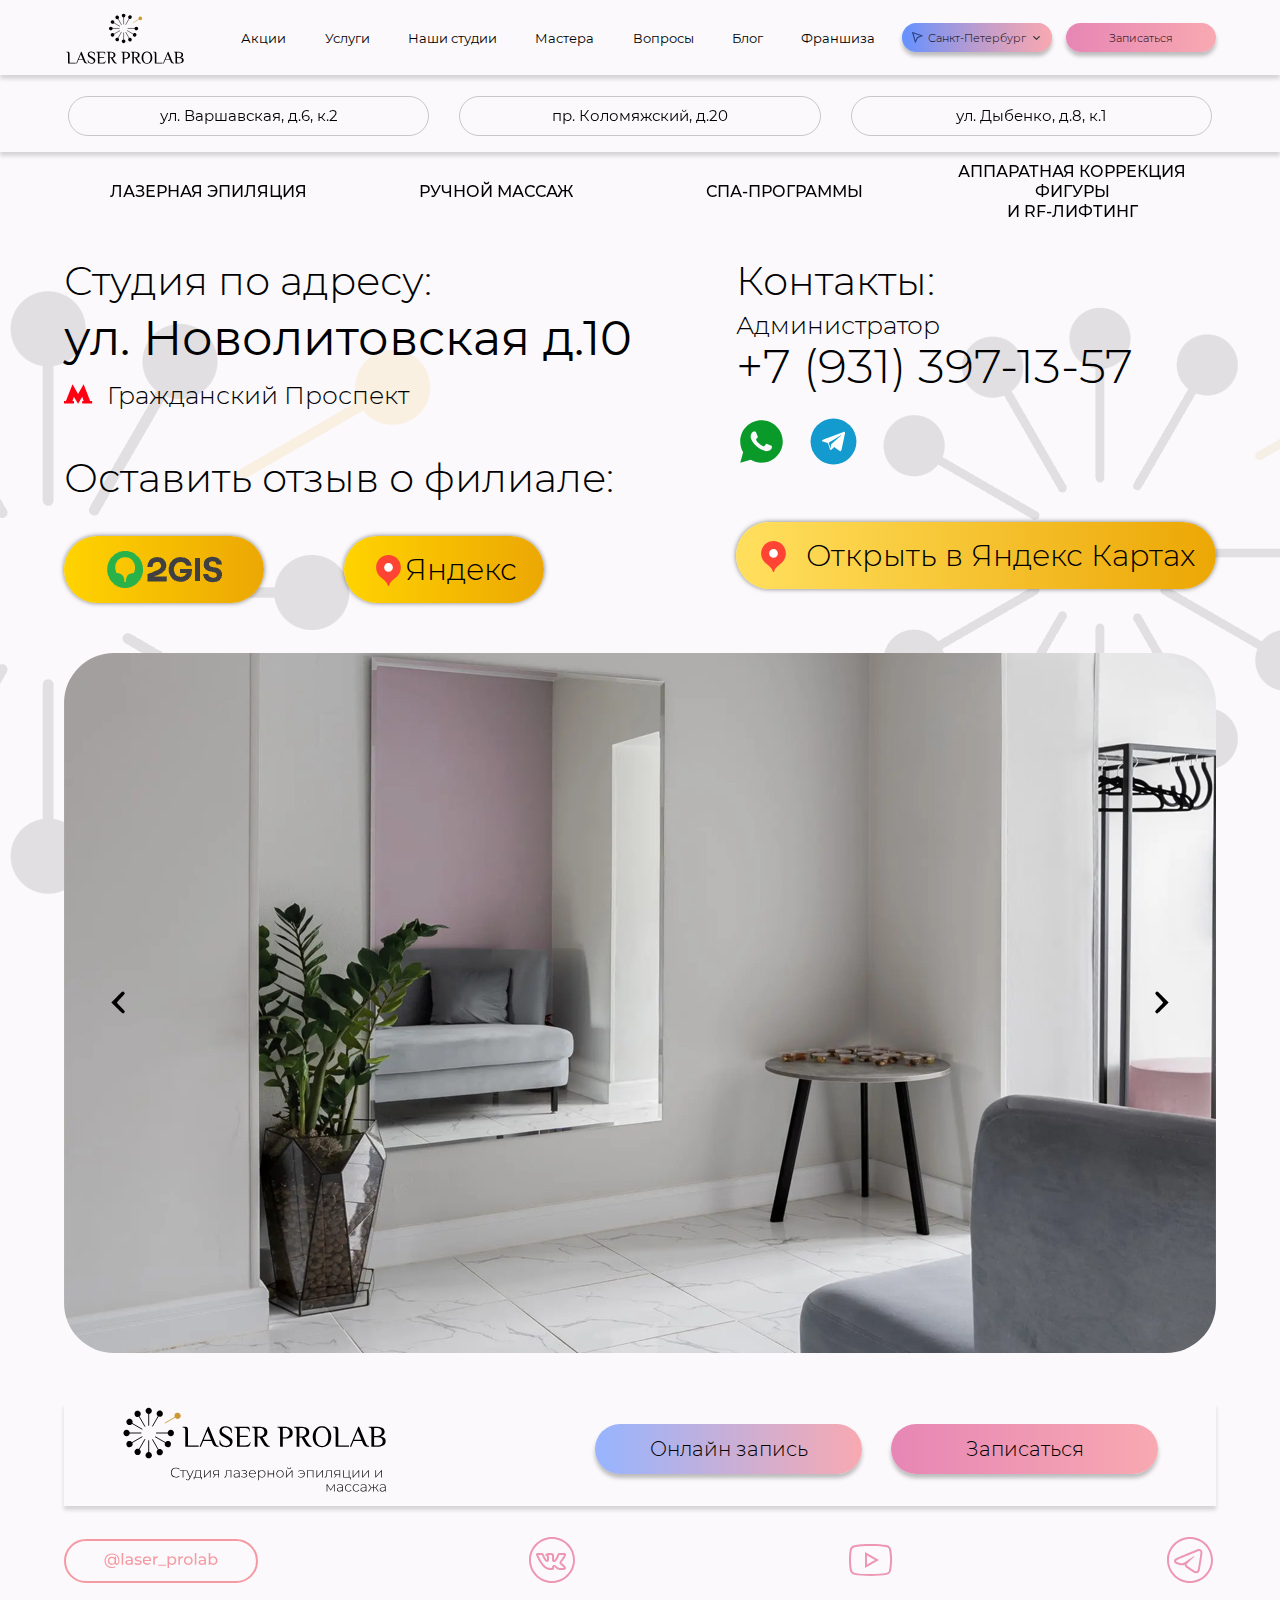
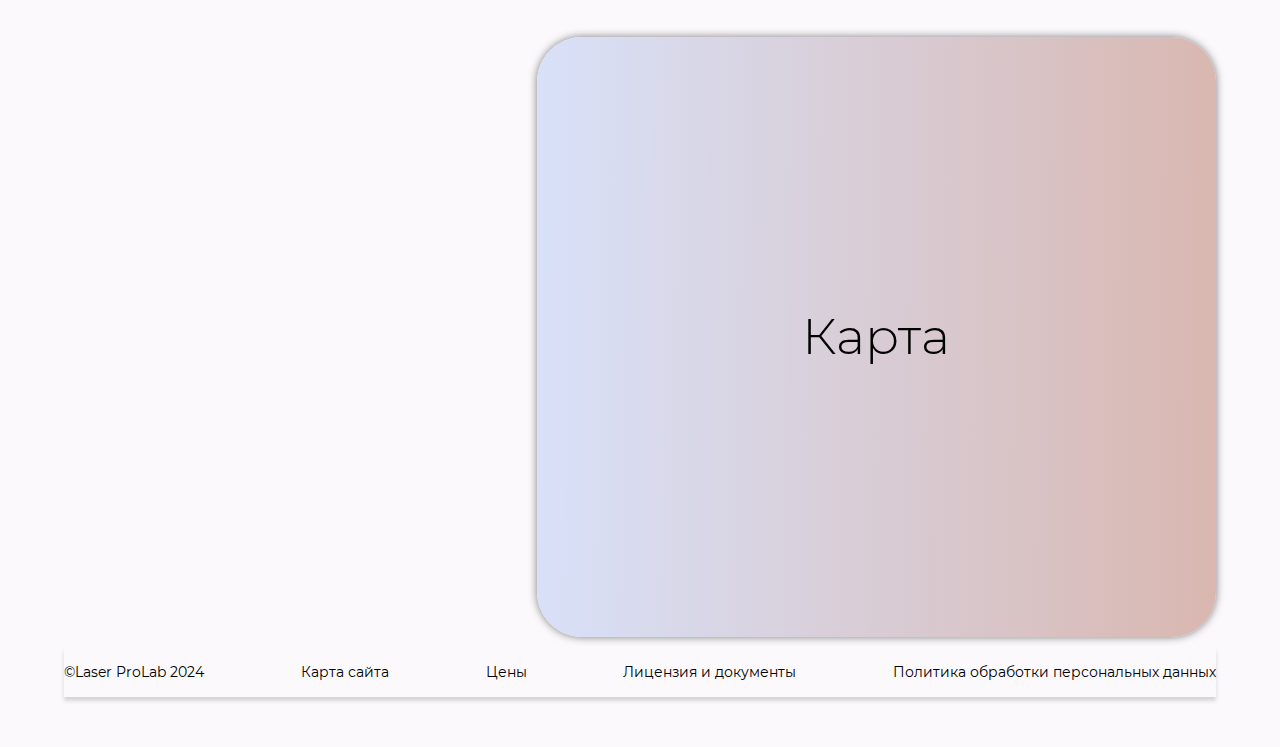
<file: cardpage.html>
<!DOCTYPE html>
<html lang="en">
<head>
    <meta charset="UTF-8">
    <meta name="viewport" content="width=device-width, initial-scale=1.0">
    <link rel="apple-touch-icon" sizes="180x180" href="./image/favicon.ico">
	<link rel="icon" type="image/png" sizes="32x32" href="./image/favicon-32x32.png">
	<link rel="icon" type="image/png" sizes="16x16" href="./image/favicon-16x16.png">
    <link rel="stylesheet" href="https://cdn.jsdelivr.net/npm/swiper@11/swiper-bundle.min.css"/>
    <link rel="stylesheet" href="./scss/style.css">
    <script src="https://cdn.jsdelivr.net/npm/swiper@11/swiper-bundle.min.js" defer></script>
    <script type="module" src="./src/modules/adressSlider.js" defer></script>
    <script type="module" src="./src/modules/servicesNameTabsSlider.js" defer></script>
    <script type="module" src="./src/modules/openHeaderModal.js" defer></script>
    <script type="module" src="./src/modules/placeImagesChangeContainer.js" defer></script>
    <script type="module" src="./src/modules/placeSlider.js" defer></script>
    <script type="module" src="./src/modules/openCallbackModal.js" defer></script>
    <script type="module" src="./src/modules/callbackModalInputs.js" defer></script>
    <title>LASER PROLAB</title>
</head>
<body>
    <header class="header" id="header">
        <div class="container">
            <div class="header__wrap">
                <a href="/" class="header__logo">
                    <img src="./icons/Logo_header.svg" alt="Логотип компании" class="header__logo_img">
                </a>
                <div class="header__content">
                    <nav class="header__nav">
                        <ul class="header__nav__menu">
                            <li class="header__nav__menu_item ">
                                <a href="#" class="header__nav__menu_link">Акции</a>
                            </li>
                            <li class="header__nav__menu_item">
                                <a href="#" class="header__nav__menu_link">Услуги</a>
                            </li>
                            <li class="header__nav__menu_item">
                                <a href="#" class="header__nav__menu_link">Наши студии</a>
                            </li>
                            <li class="header__nav__menu_item">
                                <a href="#" class="header__nav__menu_link">Мастера</a>
                            </li>
                            <li class="header__nav__menu_item">
                                <a href="#" class="header__nav__menu_link">Вопросы</a>
                            </li>
                            <li class="header__nav__menu_item">
                                <a href="#" class="header__nav__menu_link">Блог</a>
                            </li>
                            <li class="header__nav__menu_item">
                                <a href="#" class="header__nav__menu_link">Франшиза</a>
                            </li>
                        </ul>
                    </nav>
                    <div class="header__contact">
                        <div class="header__contact__location">
                            <select name="location" id="location" class="header__contact__location_select">
                                <option value="Санкт-Петербург">Санкт-Петербург</option>
                                <option value="Москва">Москва</option>  
                                <option value="Челябинск">Челябинск</option>
                            </select>
                        </div>
                        <button class="header__contact__record btn-record">Записаться</button>
                    </div>
                </div>
            </div>
            <div class="header__burger ">
                <span></span>
                <span></span>
                <span></span>
            </div>
        </div>   
    </header>

    
    <section class="adress">
        <div class="container adress__container">
            <div class="adress__slider">
                <div class="adress__slider_wrapper swiper-wrapper">
                    <div class="adress__slider_item swiper-slide"><a href="cardpage.html" class="adress__slider_link">ул. Варшавская, д.6, к.2</a></div>
                    <div class="adress__slider_item swiper-slide"><a href="cardpage.html" class="adress__slider_link">пр. Коломяжский, д.20</a></div>
                    <div class="adress__slider_item swiper-slide"><a href="cardpage.html" class="adress__slider_link">ул. Дыбенко, д.8, к.1</a></div>
                    <div class="adress__slider_item swiper-slide"><a href="cardpage.html" class="adress__slider_link">ул. Катерников, д.3</a></div>
                    <div class="adress__slider_item swiper-slide"><a href="cardpage.html" class="adress__slider_link">пр. Просвещения, д.99</a></div>
                    <div class="adress__slider_item swiper-slide"><a href="cardpage.html" class="adress__slider_link">ул. Новолитовская, д.10</a></div>
                    <div class="adress__slider_item swiper-slide"><a href="cardpage.html" class="adress__slider_link">ул. Плесецкая, д.21</a></div>
                    <div class="adress__slider_item swiper-slide"><a href="cardpage.html" class="adress__slider_link">ул. Михаила Дудина, д.25, к.1</a></div>
                </div>
            </div>
        </div>
    </section>

    <section class="services">
        <div class="container services_wrap">
            <div class="services__nav__btn"><img class="services__nav__btn_prev" src="./icons/arrow_down1.svg" alt="Стрелка влево"></div>
                <nav class="services__nav">
                    <ul class="services__nav__menu swiper-wrapper">
                        <li class="services__nav__menu_item swiper-slide">
                            <a href="" class="services__nav__menu_link">ЛАЗЕРНАЯ ЭПИЛЯЦИЯ</a>
                        </li>
                        <li class="services__nav__menu_item swiper-slide">
                            <a href="" class="services__nav__menu_link">РУЧНОЙ МАССАЖ</a>
                        </li>
                        <li class="services__nav__menu_item swiper-slide">
                            <a href="" class="services__nav__menu_link">СПА-ПРОГРАММЫ</a>
                        </li>
                        <li class="services__nav__menu_item swiper-slide">
                            <a href="" class="services__nav__menu_link">АППАРАТНАЯ КОРРЕКЦИЯ ФИГУРЫ <br/> И RF-ЛИФТИНГ</a>
                        </li>
                        <li class="services__nav__menu_item swiper-slide">
                            <a href="" class="services__nav__menu_link">КОСМЕТОЛОГИЯ</a>
                        </li>
                        
                    </ul>
                </nav>
            <div class="services__nav__btn"><img class="services__nav__btn_next" src="./icons/arrow_down1.svg" alt="Стрелка вправо"></div>
        </div>
    </section>

    <section class="place" id="place">
        <div class="container">
            <div class="place__wrapper">
                <div class="place__content">
                    <div class="place__content__bg_big">
                        <img src="./icons/footer/logo_big.png" alt="фон галлереи">
                    </div>
                    <div class="place__content__bg_small">
                        <img src="./icons/footer/logo_small.png" alt="фон галлереи">
                    </div>
                    <div class="place__content_block1">
                        <div class="place__content__location">
                            <h2 class="place__title">Студия по адресу:</h2>
                            <span class="place__content__location_adress">ул. Новолитовская д.10</span>
                            <div class="place__content__location_metro">
                                <img src="./icons/card/metro.svg" alt="Иконка метро">
                                <span>Гражданский проспект</span>
                            </div>
                        </div>
                        <div class="place__content__reviews">
                            <h2 class="place__title">Оставить отзыв о филиале:</h2>
                            <div class="place__content__reviews__btns">
                                <a href="#" class="place__content__btn place__content__reviews_gis">
                                    <img src="./icons/card/2GIS_logo.png" alt="Логотип 2 гис">
                                </a>
                                <a href="#" class="place__content__btn place__content__reviews_yandex">
                                   <img src="./icons/card/Yandex_Maps.svg" alt="Иконка локации">
                                   <span>Яндекс</span> 
                                </a>
                            </div>
                        </div>
                    </div>
                    <div class="place__content_block2">
                        <div class="place__content__contacts">
                            <h2 class="place__title">Контакты:</h2>
                            <span class="place__content__contacts_text">Администратор</span>
                            <a href="tel:+79313971357" class="place__content__contacts_tel">+7 (931) 397-13-57</a>
                            <div class="place__content__contacts__social">
                                <a href="#" class="place__content__contacts_wattsap ">
                                    <!-- <img src="./icons/card/whatsapp.svg" alt="Логотип ватцапа"> -->
                                    <svg width="51px" height="51px" viewBox="0 0 57 57" fill="none" xmlns="http://www.w3.org/2000/svg" xmlns:xlink="http://www.w3.org/1999/xlink">
                                        <g clip-path="url(#clip293_1573)">
                                            <path class="social-icon-wattsap" id="Vector" d="M4.75 52.25L7.97 40.45C5.85 36.82 4.74 32.69 4.74 28.5C4.74 15.38 15.38 4.75 28.5 4.75C41.61 4.75 52.25 15.38 52.25 28.5C52.25 41.61 41.61 52.25 28.5 52.25C24.3 52.25 20.17 51.14 16.55 49.03L4.75 52.25ZM19.92 17.35C19.62 17.37 19.32 17.45 19.04 17.59C18.78 17.74 18.55 17.92 18.34 18.13C18.06 18.4 17.9 18.63 17.72 18.86C16.85 20 16.37 21.4 16.38 22.84C16.39 24.01 16.69 25.14 17.17 26.2C18.14 28.34 19.74 30.61 21.85 32.71C22.36 33.22 22.85 33.72 23.39 34.2C26.01 36.5 29.13 38.17 32.51 39.06L33.86 39.26C34.3 39.29 34.74 39.25 35.18 39.23C35.87 39.2 36.55 39.01 37.16 38.68C37.55 38.47 37.74 38.37 38.07 38.16C38.07 38.16 38.17 38.09 38.36 37.95C38.68 37.71 38.88 37.54 39.15 37.26C39.34 37.06 39.52 36.82 39.65 36.55C39.83 36.16 40.02 35.42 40.09 34.81C40.15 34.34 40.13 34.08 40.13 33.92C40.12 33.67 39.9 33.4 39.67 33.29L38.29 32.67C38.29 32.67 36.23 31.77 34.96 31.2C34.83 31.14 34.69 31.1 34.54 31.1C34.38 31.08 34.22 31.1 34.06 31.15C33.91 31.2 33.77 31.29 33.65 31.4L33.65 31.39C33.63 31.39 33.48 31.53 31.76 33.61C31.66 33.74 31.52 33.84 31.37 33.9C31.21 33.95 31.04 33.96 30.88 33.92C30.73 33.88 30.58 33.83 30.43 33.76C30.14 33.64 30.03 33.59 29.83 33.5L29.82 33.5C28.46 32.91 27.2 32.1 26.09 31.12C25.79 30.86 25.51 30.58 25.23 30.3C24.3 29.41 23.48 28.4 22.81 27.29L22.67 27.07C22.57 26.91 22.48 26.75 22.42 26.58C22.33 26.23 22.57 25.95 22.57 25.95C22.57 25.95 23.15 25.32 23.41 24.98C23.64 24.69 23.85 24.4 24.04 24.09C24.32 23.64 24.41 23.17 24.26 22.82C23.6 21.19 22.91 19.57 22.2 17.97C22.06 17.65 21.64 17.42 21.27 17.38C21.14 17.36 21.01 17.35 20.88 17.34C20.56 17.32 20.24 17.33 19.92 17.35L19.92 17.35Z" fill="#099A29" fill-opacity="1.000000" fill-rule="nonzero"/>
                                        </g>
                                    </svg>
                                </a>
                                <a href="#" class="place__content__contacts_telegram ">
                                    <svg enable-background="new 0 0 100 100" height="51px" id="Layer_1" version="1.1" viewBox="0 0 100 100" width="51px" xml:space="preserve" xmlns="http://www.w3.org/2000/svg" xmlns:xlink="http://www.w3.org/1999/xlink">
                                        <g><circle class="social-icon-telegram" cx="50" cy="50" fill="#139BD0" r="45"/>
                                            <path  
                                            clip-rule="evenodd" 
                                            d="M51.474,60.754c-1.733,1.688-3.451,3.348-5.153,5.021   
                                            c-0.595,0.586-1.264,0.91-2.118,0.865c-0.583-0.031-0.909-0.287-1.088-0.84c-1.304-4.047-2.627-8.084-3.924-12.135   
                                            c-0.126-0.393-0.312-0.584-0.71-0.707c-3.072-0.938-6.138-1.898-9.199-2.871c-0.471-0.15-0.946-0.346-1.353-0.623   
                                            c-0.629-0.426-0.721-1.121-0.157-1.621c0.521-0.461,1.143-0.863,1.789-1.119c3.755-1.488,7.53-2.928,11.299-4.381   
                                            c9.565-3.693,19.13-7.383,28.696-11.076c1.819-0.703,3.217,0.287,3.028,2.254c-0.121,1.258-0.447,2.496-0.71,3.738   
                                            c-2.077,9.807-4.156,19.615-6.244,29.42c-0.496,2.328-2.131,2.936-4.047,1.523c-3.209-2.365-6.415-4.738-9.622-7.107   
                                            C51.808,60.984,51.649,60.877,51.474,60.754z M44.271,63.732c0.036-0.01,0.072-0.02,0.108-0.029   
                                            c0.02-0.092,0.049-0.182,0.057-0.273c0.206-2.223,0.424-4.445,0.603-6.672c0.04-0.496,0.21-0.848,0.583-1.182   
                                            c2.958-2.645,5.898-5.307,8.844-7.963c3.261-2.941,6.523-5.879,9.772-8.832c0.201-0.182,0.285-0.492,0.423-0.744   
                                            c-0.306-0.033-0.634-0.156-0.912-0.084c-0.379,0.098-0.738,0.318-1.076,0.531c-7.197,4.533-14.388,9.074-21.59,13.598   
                                            c-0.407,0.256-0.483,0.473-0.328,0.92c0.531,1.525,1.014,3.064,1.515,4.6C42.937,59.646,43.604,61.689,44.271,63.732z" 
                                            fill="#FFFFFF" fill-rule="evenodd"/>
                                        </g>
                                    </svg> 
                                    <!-- <img src="./icons/card/telegram.png" alt="Логотип телеграмм"> -->
       
                                </a>
                            </div>
                        </div>
                        <div class="place__content__btn place__content__map">
                            <a href="#" class="place__content__map_link">
                                <img src="./icons/card/Yandex_Maps.svg" alt="Иконка локации">
                                <span>Открыть в Яндекс Картах</span> 
                            </a>
                        </div>

                    </div>
                </div>
                <div class="place__gallery" id="gallery">
                    <div class="place__gallery__container">

                        <div class="place__gallery__slider">
                            <ul  class="place__gallery__slider_wrapper swiper-wrapper">
                                <li class="place__gallery__slider_item swiper-slide">
                                    <img src="./image/studios/1.jpg" alt="Фотография студии" class="place__gallery__slider_img">
                                    
                                </li>
                                <li class="place__gallery__slider_item swiper-slide">
                                    <img src="./image/studios/2.jpg" alt="Фотография студии" class="place__gallery__slider_img">
                                    
                                </li>
                                <li class="place__gallery__slider_item swiper-slide">
                                    <img src="./image/studios/3.jpg" alt="Фотография студии" class="place__gallery__slider_img">
                                    
                                </li>
                                <li class="place__gallery__slider_item swiper-slide">
                                    <img src="./image/studios/4.jpg" alt="Фотография студии" class="place__gallery__slider_img">
                                    
                                </li>
                                <li class="place__gallery__slider_item swiper-slide">
                                    <img src="./image/studios/5.jpg" alt="Фотография студии" class="place__gallery__slider_img">
                                    
                                </li>                   
                            </ul>
                            
                            <div class="place__gallery__slider__btn place__gallery__slider__btn_prev">
                                <svg version="1.0" xmlns="http://www.w3.org/2000/svg"
                                    width="23" height="23" viewBox="0 0 23.000000 37.000000"
                                    preserveAspectRatio="xMidYMid meet">

                                    <g class="slider-icon-prev" transform="translate(0.000000,37.000000) scale(0.100000,-0.100000)"
                                    fill="#000000" stroke="none">
                                    <path d="M92 277 l-92 -92 93 -93 c93 -93 93 -93 112 -72 19 21 18 21 -48 88
                                    -37 37 -67 72 -67 77 0 5 30 40 67 77 67 68 67 68 47 88 -19 20 -20 20 -112
                                    -73z"/>
                                    </g>
                                </svg>
                                <!-- <img src="./icons/card/prev.png" alt="Стрелка влево"> -->
                            </div>
                            <div class="place__gallery__slider__btn place__gallery__slider__btn_next">
                                <svg version="1.0" xmlns="http://www.w3.org/2000/svg"
                                    width="23" height="23" viewBox="0 0 23.000000 37.000000"
                                    preserveAspectRatio="xMidYMid meet">

                                    <g class="slider-icon-next" transform="translate(0.000000,37.000000) scale(0.100000,-0.100000)"
                                    fill="#000000" stroke="none">
                                    <path d="M25 350 c-19 -21 -18 -21 48 -88 37 -37 67 -72 67 -77 0 -5 -30 -40
                                    -67 -77 -67 -68 -67 -68 -47 -88 19 -20 20 -20 112 73 l92 92 -93 93 c-93 93
                                    -93 93 -112 72z"/>
                                    </g>
                                </svg>
                                <!-- <img src="./icons/card/next.png" alt="Стрелка вправо"> -->
                            </div>
                            
                        </div>
                        <!-- <div class="place__gallery__pagination"></div> -->
                    </div>
                </div>
            </div>
        </div>
    </section>

    <footer class="footer">
        <div class="container">

            <div class="footer__header">
                <div class="container footer__header_wrap">
                    <div class="footer__logo">
                        <!-- <img src="./icons/footer/logo_footer.svg" alt="Логотип" class="footer__logo_img"> -->
                    </div>
                    <div class="footer__social__header">
                        <ul class="footer__social__menu">
                            <li class="footer__social__item footer__social__item_laser">
                                <a href="#" class="footer__social__icon_laser">
                                    <!-- <img class="footer-social-laser" src="./icons/footer/@laser_prolab.svg" alt="Иконка соцсети"> -->
                                    <svg width="150" height="15" viewBox="0 0 99.4672 13.2139" fill="none" xmlns="http://www.w3.org/2000/svg" xmlns:xlink="http://www.w3.org/1999/xlink">
                                        <path class="footer-social-laser" id="@laser_prolab" d="M16.4208 0L15.0776 0L15.0776 10.3872L16.4208 10.3872L16.4208 0ZM80.8488 0L79.5056 0L79.5056 10.3872L80.8488 10.3872L80.8488 0ZM97.4221 3.25769Q96.6539 2.89844 95.7176 2.89844Q94.9578 2.89844 94.312 3.16993Q94.2781 3.1842 94.2445 3.19922Q93.9269 3.34181 93.6592 3.54893Q93.3623 3.7787 93.1268 4.08789L93.1268 0L91.7836 0L91.7836 10.3872L93.0721 10.3872L93.0721 9.21143Q93.306 9.5328 93.6043 9.7749Q93.877 9.99627 94.2035 10.1514Q94.2423 10.1695 94.2817 10.1867Q94.9373 10.4727 95.7176 10.4727Q96.6539 10.4727 97.4221 10.1134Q97.5373 10.0595 97.6488 9.99756Q98.0536 9.77089 98.3747 9.45832Q98.7316 9.11104 98.9852 8.65771Q99.0038 8.62459 99.0216 8.59108Q99.4671 7.7534 99.4671 6.67871Q99.4671 5.57407 98.9993 4.72826Q98.9923 4.71566 98.9852 4.70312Q98.7387 4.26599 98.3946 3.92815Q98.0661 3.60559 97.6488 3.37354Q97.5373 3.31157 97.4221 3.25769ZM9.96529 1.26012Q8.4874 0.48877 6.60693 0.48877Q4.72833 0.48877 3.25081 1.25857Q3.20947 1.28011 3.16845 1.30225Q2.29073 1.77501 1.64121 2.46317Q1.17781 2.95411 0.830559 3.55469Q0.709676 3.76462 0.606386 3.98287Q-7.62939e-06 5.26421 -7.62939e-06 6.83252Q-7.62939e-06 8.37163 0.581373 9.64539Q0.692019 9.8878 0.823723 10.1206Q1.19641 10.7767 1.70373 11.303Q2.32233 11.9447 3.14111 12.3936Q3.19514 12.4233 3.24973 12.452Q4.70099 13.2139 6.55224 13.2139Q7.32128 13.2139 8.13134 13.0464Q8.94482 12.8789 9.56005 12.5576L9.25243 11.6621Q8.66454 11.9697 7.95019 12.1235Q7.23583 12.2773 6.55224 12.2773Q4.91161 12.2773 3.65722 11.5835Q2.97853 11.2071 2.46383 10.6727Q2.02981 10.2221 1.71239 9.65918Q1.68222 9.6054 1.65336 9.55091Q1.02197 8.35894 1.02197 6.83252Q1.02197 5.38745 1.60337 4.23593Q1.65867 4.1264 1.71923 4.01953Q2.03203 3.4687 2.45791 3.02685Q2.98601 2.47895 3.68798 2.09863Q4.95605 1.41162 6.60693 1.41162Q8.24413 1.41162 9.5122 2.07129Q10.2987 2.47829 10.8655 3.08908Q11.2127 3.46312 11.4775 3.91357Q11.5383 4.01616 11.5938 4.12151Q12.1782 5.23079 12.1782 6.64795Q12.1782 7.96387 11.833 8.68506Q11.5879 9.2023 11.2021 9.34858Q11.05 9.40625 10.876 9.40625Q10.674 9.40625 10.5133 9.32477Q10.3966 9.26563 10.3018 9.16357Q10.0796 8.91748 10.0796 8.39795L10.0796 3.35986L8.85937 3.35986L8.85937 4.49463Q8.62863 4.18214 8.33416 3.95077Q8.07464 3.74686 7.76562 3.60596Q7.10937 3.30176 6.29931 3.30176Q5.54253 3.30176 4.90171 3.57435Q4.71187 3.6551 4.53222 3.75977Q4.21587 3.9435 3.95536 4.18697Q3.5713 4.5459 3.30859 5.03467Q3.25846 5.12753 3.21404 5.22305Q2.86767 5.96774 2.86767 6.87354Q2.86767 7.83275 3.24591 8.60724Q3.27605 8.66895 3.30859 8.72949Q3.55927 9.19393 3.92042 9.54457Q4.19451 9.81067 4.53222 10.0112Q4.71947 10.1211 4.91778 10.2049Q5.55201 10.4727 6.29931 10.4727Q7.18114 10.4727 7.8579 10.1309Q8.17163 9.97163 8.43009 9.74841Q8.73199 9.48768 8.95849 9.13965Q9.0617 9.66687 9.37437 9.99375Q9.4448 10.0674 9.52587 10.1309Q9.5629 10.1596 9.60156 10.1859Q10.0233 10.4727 10.6401 10.4727Q11.1866 10.4727 11.6208 10.2519Q12.1209 9.99768 12.4722 9.45068Q13.1318 8.42871 13.1318 6.63428Q13.1318 5.15097 12.5598 3.93728Q12.4411 3.68549 12.2978 3.44531Q11.9543 2.86796 11.5004 2.39678Q10.8527 1.72429 9.98046 1.26807Q9.97288 1.26408 9.96529 1.26012ZM24.0421 3.65381Q23.2253 2.89844 21.6838 2.89844Q20.7882 2.89844 19.9884 3.14453Q19.1921 3.38721 18.6178 3.84863L19.1784 4.85693Q19.6125 4.49463 20.2414 4.2793Q20.6687 4.13148 21.1069 4.08355Q21.3172 4.06055 21.5299 4.06055Q22.5109 4.06055 23.0133 4.52197Q23.0952 4.59668 23.1639 4.68204Q23.5192 5.12396 23.5192 5.85156L23.5192 6.11816L21.3898 6.11816Q19.838 6.11816 19.1237 6.71289Q18.8197 6.96594 18.6451 7.28892Q18.4093 7.72501 18.4093 8.28857Q18.4093 8.79781 18.6125 9.20595Q18.7993 9.58127 19.1579 9.87109Q19.9064 10.4727 21.154 10.4727Q22.005 10.4727 22.6271 10.1992Q23.1208 9.98338 23.4335 9.61421Q23.517 9.51569 23.5876 9.40625L23.5876 10.3872L24.8625 10.3872L24.8625 5.90625Q24.8625 4.54708 24.1863 3.79926Q24.1177 3.72339 24.0421 3.65381ZM27.8112 10.2493Q28.6153 10.4727 29.4815 10.4727Q30.9683 10.4727 31.8263 9.87793Q32.2996 9.54923 32.5128 9.09771Q32.6876 8.72758 32.6876 8.2749Q32.6876 7.5496 32.3284 7.13659Q32.3119 7.11753 32.2945 7.09912Q32.1184 6.90913 31.9088 6.7694Q31.6546 6.59993 31.3512 6.50439Q30.7975 6.32666 29.9019 6.17285Q29.232 6.04639 28.8595 5.95068Q28.4903 5.85156 28.2374 5.64307Q28.1436 5.5645 28.0846 5.46526Q27.9845 5.29683 27.9845 5.06885Q27.9845 4.8966 28.0459 4.75016Q28.1504 4.50141 28.4322 4.32715Q28.88 4.04688 29.7345 4.04688Q30.8305 4.04688 31.6703 4.51073Q31.7759 4.56908 31.8775 4.63477L32.4517 3.56836Q31.9732 3.26074 31.2315 3.07959Q30.4898 2.89844 29.7481 2.89844Q28.3331 2.89844 27.4923 3.50684Q27.047 3.83036 26.8385 4.26698Q26.6549 4.65142 26.6549 5.12354Q26.6549 5.86779 27.0226 6.29683Q27.0416 6.319 27.0616 6.34033Q27.2691 6.56172 27.5174 6.7182Q27.756 6.86855 28.0323 6.95898Q28.5997 7.14014 29.4952 7.28027Q30.1549 7.38965 30.5103 7.48193Q30.8692 7.57422 31.1051 7.76904Q31.195 7.84231 31.2512 7.93587Q31.3443 8.09111 31.3443 8.30225Q31.3443 8.55062 31.2373 8.73782Q30.9099 9.31055 29.5807 9.31055Q29.4208 9.31055 29.2617 9.30011Q28.7095 9.2639 28.1656 9.10205Q27.4683 8.89014 26.9762 8.53809L26.4156 9.60449Q26.8941 9.98047 27.7315 10.2266Q27.7713 10.2382 27.8112 10.2493ZM41.0483 7.12646Q41.0756 6.87354 41.0756 6.71973Q41.0756 5.60997 40.6134 4.74806Q40.6087 4.73925 40.6039 4.73047Q40.3324 4.22706 39.9379 3.85351Q39.6521 3.58285 39.3017 3.38037Q39.1879 3.31435 39.0698 3.25737Q38.3255 2.89844 37.4081 2.89844Q36.52 2.89844 35.7836 3.23268Q35.6358 3.29979 35.4941 3.38037Q35.1392 3.58296 34.8477 3.85379Q34.4458 4.22725 34.1645 4.73047Q34.0805 4.88171 34.0112 5.03938Q33.6825 5.78679 33.6825 6.67871Q33.6825 7.57408 34.0168 8.31963Q34.0895 8.48197 34.1782 8.63721Q34.3805 8.98932 34.6504 9.27846Q35.0459 9.70222 35.5864 9.99072Q36.4955 10.4727 37.6713 10.4727Q38.5976 10.4727 39.3461 10.165Q39.8813 9.94267 40.2906 9.57878Q40.4539 9.4337 40.5971 9.26611L39.8554 8.39795Q39.5644 8.72085 39.2064 8.92776Q38.5677 9.29688 37.7157 9.29688Q36.8259 9.29688 36.1737 8.90326Q36.0242 8.81304 35.8871 8.70215Q35.5724 8.446 35.3693 8.12026Q35.0981 7.68538 35.0258 7.12646L41.0483 7.12646ZM44.5613 3.74447Q44.3665 3.95419 44.2261 4.21436L44.2261 2.9668L42.9376 2.9668L42.9376 10.3872L44.2808 10.3872L44.2808 6.69238Q44.2808 5.52938 44.8588 4.88402Q44.8804 4.85986 44.9029 4.83643Q45.0302 4.7028 45.1773 4.59653Q45.7488 4.18359 46.6187 4.18359Q46.8135 4.18359 46.9263 4.20068L46.9263 2.89844Q45.9454 2.89844 45.2584 3.2334Q44.8501 3.43346 44.5613 3.74447ZM61.1341 3.25769Q60.3659 2.89844 59.4296 2.89844Q58.6207 2.89844 57.9458 3.19922Q57.9306 3.20598 57.9155 3.21289Q57.6037 3.35633 57.3409 3.56234Q57.0276 3.80798 56.7841 4.14258L56.7841 2.9668L55.4956 2.9668L55.4956 13.1045L56.8388 13.1045L56.8388 9.26611Q57.113 9.61544 57.4584 9.86702Q57.6943 10.0388 57.9633 10.165Q57.9976 10.1809 58.0323 10.1959Q58.671 10.4727 59.4296 10.4727Q60.3659 10.4727 61.1341 10.1134Q61.2493 10.0595 61.3608 9.99756Q61.7656 9.77089 62.0867 9.45832Q62.4436 9.11104 62.6972 8.65771Q62.7158 8.62459 62.7336 8.59108Q63.1792 7.7534 63.1792 6.67871Q63.1792 5.57407 62.7113 4.72826Q62.7043 4.71566 62.6972 4.70312Q62.4507 4.26599 62.1066 3.92815Q61.7782 3.60559 61.3608 3.37354Q61.2493 3.31157 61.1341 3.25769ZM66.6673 3.74447Q66.4725 3.95419 66.3321 4.21436L66.3321 2.9668L65.0436 2.9668L65.0436 10.3872L66.3868 10.3872L66.3868 6.69238Q66.3868 5.52938 66.9648 4.88402Q66.9864 4.85986 67.0089 4.83643Q67.1362 4.7028 67.2833 4.59653Q67.8548 4.18359 68.7247 4.18359Q68.9195 4.18359 69.0323 4.20068L69.0323 2.89844Q68.0514 2.89844 67.3644 3.2334Q66.9561 3.43346 66.6673 3.74447ZM72.0525 10.1094Q72.8396 10.4727 73.7943 10.4727Q74.7523 10.4727 75.5379 10.1046Q75.6576 10.0485 75.7733 9.98389Q76.2426 9.71991 76.6027 9.34975Q76.9141 9.02974 77.1439 8.63037Q77.2296 8.48244 77.3006 8.32775Q77.6429 7.58178 77.6429 6.67871Q77.6429 5.76121 77.2917 5.00726Q77.2243 4.86243 77.1439 4.72363Q76.905 4.30849 76.578 3.98148Q76.2265 3.63002 75.7733 3.38037Q75.6753 3.3264 75.5744 3.27848Q74.7746 2.89844 73.7943 2.89844Q72.8172 2.89844 72.0157 3.27359Q71.9088 3.32364 71.805 3.38037Q71.3353 3.63708 70.9742 4.00145Q70.6574 4.32111 70.4241 4.72363Q70.349 4.85423 70.2852 4.99017Q69.9285 5.7508 69.9285 6.67871Q69.9285 7.59208 70.2763 8.34475Q70.3437 8.49058 70.4241 8.63037Q70.6481 9.01692 70.9492 9.32911Q71.3189 9.71258 71.805 9.98389Q71.9266 10.0513 72.0525 10.1094ZM88.4701 3.65381Q87.6533 2.89844 86.1117 2.89844Q85.2162 2.89844 84.4164 3.14453Q83.62 3.38721 83.0458 3.84863L83.6064 4.85693Q84.0405 4.49463 84.6694 4.2793Q85.0967 4.13148 85.5349 4.08355Q85.7452 4.06055 85.9579 4.06055Q86.9389 4.06055 87.4413 4.52197Q87.5232 4.59668 87.5919 4.68204Q87.9472 5.12396 87.9472 5.85156L87.9472 6.11816L85.8178 6.11816Q84.266 6.11816 83.5517 6.71289Q83.2477 6.96594 83.0731 7.28892Q82.8373 7.72501 82.8373 8.28857Q82.8373 8.79781 83.0405 9.20595Q83.2273 9.58127 83.5859 9.87109Q84.3344 10.4727 85.582 10.4727Q86.433 10.4727 87.0551 10.1992Q87.5488 9.98338 87.8615 9.61421Q87.945 9.51569 88.0156 9.40625L88.0156 10.3872L89.2905 10.3872L89.2905 5.90625Q89.2905 4.54708 88.6143 3.79926Q88.5457 3.72339 88.4701 3.65381ZM36.2316 4.30507Q36.7462 4.02979 37.4081 4.02979Q38.0479 4.02979 38.5491 4.29328Q38.803 4.42678 39.0214 4.62793Q39.26 4.84528 39.4265 5.10828Q39.7155 5.56492 39.787 6.15918L35.0258 6.15918Q35.1029 5.50741 35.4307 5.02648Q35.5825 4.80376 35.788 4.61768Q35.9941 4.43208 36.2316 4.30507ZM60.3803 9.08042Q59.897 9.29688 59.3168 9.29688Q58.8148 9.29688 58.3776 9.12839Q58.2047 9.06175 58.0419 8.96875Q57.7921 8.82448 57.5901 8.63036Q57.3279 8.37841 57.1464 8.04248Q56.8251 7.44775 56.8251 6.67871Q56.8251 5.90625 57.1533 5.31836Q57.3485 4.96858 57.6284 4.71075Q57.819 4.53524 58.0488 4.40234Q58.1937 4.31855 58.3473 4.25615Q58.7951 4.07422 59.3168 4.07422Q59.9177 4.07422 60.4145 4.30151Q60.5084 4.34445 60.5986 4.39551Q60.8045 4.51208 60.9788 4.66465Q61.285 4.93258 61.4941 5.31152Q61.4987 5.31991 61.5033 5.32832Q61.8222 5.91714 61.8222 6.67871Q61.8222 7.4255 61.5128 8.00791Q61.5036 8.02527 61.4941 8.04248Q61.2917 8.40924 60.9984 8.6759Q60.8161 8.84166 60.5986 8.96875Q60.492 9.03037 60.3803 9.08042ZM74.8347 9.08916Q74.3599 9.29688 73.7943 9.29688Q73.2141 9.29688 72.7308 9.08042Q72.6191 9.03037 72.5125 8.96875Q72.301 8.84516 72.1223 8.68499Q71.8216 8.41551 71.6136 8.04248Q71.6041 8.02527 71.5949 8.00791Q71.2855 7.4255 71.2855 6.67871Q71.2855 5.91714 71.6044 5.32832Q71.609 5.31991 71.6136 5.31152Q71.8283 4.92642 72.1418 4.65597Q72.3125 4.50875 72.5125 4.39551Q72.6027 4.34445 72.6966 4.30151Q73.1934 4.07422 73.7943 4.07422Q74.3802 4.07422 74.8686 4.29245Q74.9728 4.33901 75.0726 4.39551Q75.2897 4.51843 75.4707 4.68138Q75.7629 4.94434 75.9613 5.31152Q76.286 5.90625 76.286 6.67871Q76.286 7.43777 75.9696 8.027Q75.9655 8.03476 75.9613 8.04248Q75.7696 8.39729 75.4903 8.65843Q75.3015 8.835 75.0726 8.96875Q74.9566 9.03581 74.8347 9.08916ZM96.6683 9.08042Q96.185 9.29688 95.6048 9.29688Q95.1027 9.29688 94.6656 9.12839Q94.4927 9.06175 94.3299 8.96875Q94.0801 8.82448 93.8781 8.63036Q93.6159 8.37841 93.4344 8.04248Q93.1131 7.44775 93.1131 6.67871Q93.1131 5.90625 93.4344 5.31152Q93.6228 4.96278 93.8982 4.70806Q94.0924 4.52839 94.3299 4.39551Q94.4774 4.31302 94.6331 4.25171Q95.0841 4.07422 95.6048 4.07422Q96.2057 4.07422 96.7025 4.30151Q96.7964 4.34445 96.8866 4.39551Q97.0924 4.51208 97.2668 4.66465Q97.573 4.93258 97.7821 5.31152Q97.7867 5.31991 97.7913 5.32832Q98.1102 5.91714 98.1102 6.67871Q98.1102 7.4255 97.8008 8.00791Q97.7916 8.02527 97.7821 8.04248Q97.5797 8.40924 97.2864 8.6759Q97.1041 8.84166 96.8866 8.96875Q96.78 9.03037 96.6683 9.08042ZM7.58817 9.14002Q7.09955 9.37891 6.49413 9.37891Q5.80748 9.37891 5.28475 9.08618Q5.00867 8.93157 4.77831 8.69531Q4.64151 8.55358 4.53294 8.39278Q4.11523 7.77419 4.11523 6.87354Q4.11523 5.95264 4.54742 5.33338Q4.64779 5.18956 4.77148 5.06201Q4.97886 4.84818 5.22611 4.70157Q5.76532 4.38184 6.49413 4.38184Q7.12181 4.38184 7.62395 4.63291Q7.67142 4.65664 7.71777 4.68262Q7.90212 4.7853 8.06019 4.91905Q8.36515 5.17709 8.57226 5.55078Q8.89013 6.11816 8.89013 6.87354Q8.89013 7.62891 8.57226 8.19629Q8.36916 8.56275 8.07196 8.82084Q7.90901 8.96235 7.71777 9.07129Q7.65403 9.10783 7.58817 9.14002ZM22.7057 9.0918Q22.1452 9.43359 21.3761 9.43359Q20.6071 9.43359 20.173 9.1123Q19.9759 8.96641 19.8683 8.77118Q19.7389 8.53648 19.7389 8.23047Q19.7389 7.87319 19.9043 7.62706Q20.2706 7.08203 21.4479 7.08203L23.5192 7.08203L23.5192 8.11768Q23.3696 8.49171 23.1123 8.76408Q22.9347 8.95218 22.7057 9.0918ZM87.1337 9.0918Q86.5732 9.43359 85.8041 9.43359Q85.0351 9.43359 84.601 9.1123Q84.4039 8.96641 84.2963 8.77118Q84.1669 8.53648 84.1669 8.23047Q84.1669 7.87319 84.3323 7.62706Q84.6986 7.08203 85.8759 7.08203L87.9472 7.08203L87.9472 8.11768Q87.7976 8.49171 87.5403 8.76408Q87.3627 8.95218 87.1337 9.0918ZM54.2207 10.3872L47.2207 10.3872L47.2207 11.2554L54.2207 11.2554L54.2207 10.3872Z" 
                                        fill="#f599a2" fill-opacity="1.000000" fill-rule="evenodd"/>
                                    </svg>
                                </a>
                            </li>
                            <li class="footer__social__item footer__social__item_vk">
                                <a href="#" class="footer__social__icon_vk">
                                    <!-- <img src="./icons/footer/vk.svg" alt="Иконка соцсети"> -->
                                    <svg width="50.000000" height="50.000000" viewBox="0 0 50 50" fill="none" xmlns="http://www.w3.org/2000/svg" xmlns:xlink="http://www.w3.org/1999/xlink">
                                        <rect id="icons8-vk-100 1" width="50.000000" height="50.000000" fill="#FFFFFF" fill-opacity="0"/>
                                        <g clip-path="url(#clip149_94)">
                                            <path class="footer-social-vk" id="Vector" d="M25 2C12.3093 2 2 12.3093 2 25C2 37.6907 12.3093 48 25 48C37.6907 48 48 37.6907 48 25C48 12.3093 37.6907 2 25 2ZM25 4C36.6098 4 46 13.3902 46 25C46 36.6098 36.6098 46 25 46C13.3902 46 4 36.6098 4 25C4 13.3902 13.3902 4 25 4ZM15.002 18L10.9668 18.002C10.9668 18.002 10.7359 17.9889 10.457 18.0254C10.1782 18.0618 9.76617 18.0788 9.34375 18.5566L9.3418 18.5586L9.33984 18.5605C8.96405 18.9903 8.97839 19.4904 9.02539 19.7656C9.0722 20.0398 9.17773 20.2461 9.17773 20.2461L9.17773 20.248C9.21655 20.3432 12.1464 27.5219 15.8398 31.3789C18.4451 34.1013 21.2314 35 23.7129 35L25 35C25.4235 35 25.8016 34.9807 26.2207 34.7637C26.6398 34.5466 27 33.9476 27 33.4824C27 32.9812 27.0123 32.4954 27.0762 32.2246C27.1358 31.9717 27.1128 32.0338 27.1367 32.0332C27.1607 32.0384 27.2043 32.0485 27.2871 32.0859C27.4655 32.1666 27.7411 32.3466 28.0469 32.584C28.6574 33.0579 29.3805 33.7455 30.1914 34.2773C31.3528 35.0471 32.6133 35 32.6133 35L36.7695 35L36.8145 34.9961C36.8145 34.9961 37.4522 34.9816 38.1074 34.5801C38.4351 34.3793 38.8243 34.011 38.9551 33.459C39.0858 32.9069 38.9189 32.3277 38.5977 31.8184C38.4803 31.6315 37.9106 30.8059 35.6367 28.7871C35.0493 28.2661 34.6487 27.8973 34.4902 27.7012C34.434 27.6315 34.4293 27.6383 34.418 27.6348C34.4312 27.6006 34.5626 27.3239 34.9141 26.8672C35.2804 26.3912 35.837 25.7279 36.5527 24.8164C37.465 23.6542 38.105 22.5367 38.5078 21.5937C38.7092 21.1223 38.852 20.6944 38.9375 20.3066C39.0231 19.9188 39.0913 19.5965 38.9648 19.1367C38.8705 18.7945 38.6144 18.488 38.3633 18.3261C38.1122 18.1644 37.8781 18.1034 37.668 18.0644C37.2477 17.9865 36.877 18 36.5312 18C35.8074 18 32.5898 18.0254 32.3242 18.0254C32.0125 18.0254 31.5153 18.1552 31.2852 18.2871C30.7139 18.6143 30.5352 19.0625 30.5352 19.0625L30.4805 19.1582L30.4492 19.2656C30.4492 19.2656 29.7166 21.6358 28.9629 22.8574L28.9609 22.8574C28.0748 24.2965 27.4137 24.8673 27.123 25.0293C27.0922 25.0465 27.1093 25.0373 27.0879 25.0488C27.0652 24.9826 27.0365 24.8914 27.0176 24.7226C26.9751 24.3424 27 23.8069 27 23.289C27 21.8546 27.1077 20.9602 26.9883 20.1133C26.9286 19.6898 26.7766 19.2182 26.4297 18.8555C26.0829 18.4927 25.6349 18.3141 25.1875 18.2109L25.1855 18.2109C24.7194 18.1036 24.2169 18.0114 23.0098 18C21.4718 17.9856 20.4702 18.0333 19.5801 18.4297L19.5703 18.4355L19.5625 18.4395C19.2108 18.6046 18.9336 18.794 18.6895 19.0469C18.5674 19.1733 18.4225 19.2654 18.3223 19.668C18.2721 19.8692 18.2666 20.2501 18.4941 20.5586C18.7217 20.8671 19.0405 20.9601 19.2285 20.9844C19.1938 20.9799 19.3764 21.0201 19.5176 21.0898C19.6588 21.1596 19.7813 21.2601 19.8125 21.3008L19.8125 21.3027C19.7994 21.2858 19.935 21.6226 19.9707 21.9297C20.0064 22.2367 20 22.4844 20 22.4844L19.998 22.5449L20.0039 22.6055C20.0039 22.6055 20.0653 23.2849 20.0332 23.9863C20.0172 24.337 19.9728 24.69 19.9141 24.9062C19.9109 24.9177 19.9095 24.9137 19.9062 24.9238C19.6559 24.749 19.0786 24.1397 18.2832 22.8262C17.548 21.6111 16.8594 19.4258 16.8594 19.4258L16.8438 19.377L16.8262 19.3301C16.8262 19.3301 16.6978 18.8419 16.1309 18.4434C15.5995 18.0693 15.0938 18.0176 15.0938 18.0176L15.002 18ZM14.7695 20C14.8267 20.0209 14.9463 20.064 14.9688 20.0742L14.9453 20.0039L14.9766 20.0762L14.9805 20.0781L14.9805 20.0801L14.9824 20.0801C14.9322 20.0449 14.9748 20.0798 14.9805 20.0879C15.0081 20.1821 15.6187 22.2854 16.5723 23.8613C17.441 25.296 18.0827 26.0997 18.7832 26.5801C19.483 27.06 20.424 27.0106 20.9023 26.7617C21.5416 26.4297 21.7203 25.8841 21.8438 25.4297C21.9672 24.9752 22.0113 24.5142 22.0312 24.0781C22.0693 23.2461 22.0042 22.5655 21.998 22.498C21.9991 22.4605 22.0079 22.1354 21.957 21.6973C21.9057 21.2558 21.8137 20.7072 21.4219 20.1562C21.8608 20.091 22.1044 19.9917 22.9902 20C24.1199 20.0106 24.2917 20.0578 24.7363 20.1602C24.9785 20.216 25.0054 20.2623 24.9824 20.2383C24.9595 20.2143 24.9804 20.1983 25.0078 20.3926C25.0626 20.7811 25 21.7775 25 23.2891C25 23.7152 24.9589 24.316 25.0293 24.9453C25.0997 25.5742 25.2963 26.3789 26.0566 26.8496C26.4899 27.1178 27.3176 27.21 28.0977 26.7754C28.8777 26.3408 29.6783 25.5071 30.6641 23.9063C31.6379 22.3278 32.2202 20.2526 32.2832 20.0332C32.2832 20.0332 32.2943 20.026 32.3008 20.0215C32.3185 20.0223 32.296 20.0254 32.3242 20.0254C32.6946 20.0254 35.8551 20 36.5312 20C36.7173 20 36.799 20.01 36.9375 20.0156C36.8815 20.2315 36.8063 20.483 36.668 20.8067C36.343 21.5675 35.7853 22.5542 34.9785 23.582C34.2833 24.4675 33.7431 25.1098 33.3301 25.6465C32.9171 26.1832 32.5926 26.6066 32.457 27.2188C32.3215 27.8309 32.5801 28.5214 32.9336 28.959C33.2871 29.3966 33.7245 29.7652 34.3086 30.2832C36.5087 32.2365 36.8696 32.8277 36.9043 32.8828L36.9043 32.8848C36.9415 32.9437 36.9174 32.8844 36.9316 32.9141C36.8069 32.953 36.6584 32.9969 36.6445 33L32.5977 33L32.5918 33C32.5918 33 31.8475 32.9756 31.2949 32.6094L31.293 32.6074L31.291 32.6074C30.7065 32.2246 30 31.568 29.2734 31.0039C28.9102 30.7219 28.5403 30.4576 28.1113 30.2637C27.6824 30.0698 27.1387 29.9323 26.5664 30.1035C25.7382 30.3514 25.2785 31.1397 25.1309 31.7656C25.0249 32.215 25.0406 32.6058 25.0371 32.9981C25.0086 32.9996 25.0333 33 25 33L23.7129 33C21.6804 33 19.5659 32.3795 17.2852 29.9961C14.32 26.8997 11.6745 20.9116 11.2773 20.002L14.7695 20ZM32.2129 20.0078C32.1948 20.0118 32.2466 20.0158 32.2891 20.0195C32.2833 20.0226 32.2896 20.0168 32.2812 20.0215C32.2804 20.0048 32.2373 20.0024 32.2129 20.0078Z" fill="#ED97B3" fill-opacity="1.000000" fill-rule="nonzero"/>
                                        </g>
                                    </svg>
                                </a>
                            </li>
                            <li class="footer__social__item footer__social__item_youtube">
                                <a href="" class="footer__social__icon_youtube">
                                    <!-- <img src="./icons/footer/youtube.svg" alt="Иконка соцсети"> -->
                                    <svg width="50.000000" height="50.000000" viewBox="0 0 50 50" fill="none" xmlns="http://www.w3.org/2000/svg" xmlns:xlink="http://www.w3.org/1999/xlink">
                                        <rect id="icons8-youtube-100 1" width="50.000000" height="50.000000" fill="#FFFFFF" fill-opacity="0"/>
                                        <g clip-path="url(#clip149_98)">
                                            <path class="footer-social-youtube" id="Vector" d="M24.4023 9C17.8008 9 11.6016 9.5 8.30078 10.1992C6.10156 10.6992 4.19922 12.1992 3.80078 14.5C3.40234 16.8984 3 20.5 3 25C3 29.5 3.39844 33 3.89844 35.5C4.30078 37.6992 6.19922 39.3008 8.39844 39.8008C11.9023 40.5 17.8984 41 24.5 41C31.1016 41 37.0977 40.5 40.5977 39.8008C42.8008 39.3008 44.6992 37.8008 45.0977 35.5C45.5 33 46 29.4023 46.0977 24.9023C46.0977 20.4023 45.5977 16.8008 45.0977 14.3008C44.6992 12.1016 42.8008 10.5 40.5977 10C37.0977 9.5 31 9 24.4023 9ZM24.4023 11C31.6016 11 37.3984 11.5977 40.1992 12.0977C41.6992 12.5 42.8984 13.5 43.0977 14.8008C43.6992 18 44.0977 21.4024 44.0977 24.9024C44 29.1992 43.5 32.6992 43.0977 35.1992C42.8008 37.0977 40.8008 37.6992 40.1992 37.9024C36.5977 38.6016 30.5977 39.0977 24.5977 39.0977C18.5977 39.0977 12.5 38.6992 9 37.9024C7.5 37.5 6.30078 36.5 6.10156 35.1992C5.30078 32.3985 5 28.6992 5 25C5 20.3985 5.40234 17 5.80078 14.9024C6.10156 13 8.19922 12.3985 8.69922 12.1992C12 11.5 18.1016 11 24.4023 11ZM19 17L19 33L33 25L19 17ZM21 20.4023L29 25L21 29.5977L21 20.4023Z" fill="#ED97B3" fill-opacity="1.000000" fill-rule="nonzero"/>
                                        </g>
                                    </svg>
                                </a>
                            </li>
                            <li class="footer__social__item footer__social__item_telegram">
                                <a href="" class="footer__social__icon_telegram">
                                    <!-- <img src="./icons/footer/telegram.svg" alt="Иконка соцсети"> -->
                                    <svg width="46.000000" height="46.000000" viewBox="0 0 46 46" fill="none" xmlns="http://www.w3.org/2000/svg" xmlns:xlink="http://www.w3.org/1999/xlink">
                                        <path class="footer-social-telegram" id="Vector" d="M23 0C10.3093 0 0 10.3093 0 23C0 35.6907 10.3093 46 23 46C35.6907 46 46 35.6907 46 23C46 10.3093 35.6907 0 23 0ZM23 2C34.6098 2 44 11.3902 44 23C44 34.6098 34.6098 44 23 44C11.3902 44 2 34.6098 2 23C2 11.3902 11.3902 2 23 2ZM32.0879 12.0352C31.4039 12.0352 30.6353 12.1936 29.7363 12.5176C28.3403 13.0206 11.9207 19.9922 10.0527 20.7852C8.98474 21.2392 6.99609 22.0837 6.99609 24.0977C6.99609 25.4327 7.77838 26.3875 9.31836 26.9375C10.1464 27.2325 12.1129 27.8286 13.2539 28.1426C13.7379 28.2756 14.2523 28.3438 14.7812 28.3438C15.8163 28.3438 16.8578 28.0859 17.6738 27.6309C17.6669 27.7989 17.6714 27.9687 17.6914 28.1387C17.8144 29.1887 18.4619 30.1763 19.4219 30.7812C20.0499 31.1772 25.1793 34.6142 25.9453 35.1602C27.0213 35.9292 28.2108 36.3359 29.3828 36.3359C31.6228 36.3359 32.3743 34.0231 32.7363 32.9121C33.2614 31.2991 35.2272 18.1821 35.4492 15.8691C35.6002 14.2841 34.9396 12.979 33.6816 12.377C33.2106 12.1499 32.6729 12.0352 32.0879 12.0352ZM32.0879 14.0352C32.3629 14.0352 32.6084 14.0806 32.8164 14.1816C33.2894 14.4086 33.53 14.9147 33.457 15.6797C33.215 18.2027 31.254 31.009 30.8359 32.293C30.478 33.391 30.1008 34.3359 29.3828 34.3359C28.6648 34.3359 27.8804 34.0843 27.1074 33.5312C26.3344 32.9793 21.2013 29.5369 20.4883 29.0879C19.8633 28.6939 19.2018 27.7117 20.1328 26.7617C20.8998 25.9797 26.7178 20.3329 27.2148 19.8359C27.5848 19.4649 27.4118 19.0176 27.0488 19.0176C26.9238 19.0176 26.7742 19.0703 26.6191 19.1973C26.0112 19.6943 17.5348 25.3663 16.8008 25.8223C16.3148 26.1243 15.5623 26.3418 14.7812 26.3418C14.4482 26.3418 14.1111 26.3019 13.7871 26.2129C12.6591 25.9019 10.7502 25.3227 9.99219 25.0527C9.26318 24.7927 8.99805 24.5436 8.99805 24.0976C8.99805 23.4637 9.89294 23.026 10.8359 22.625C11.832 22.202 29.066 14.8834 30.4141 14.3984C31.0381 14.1724 31.6089 14.0352 32.0879 14.0352Z" fill="#ED97B3" fill-opacity="1.000000" fill-rule="nonzero"/>
                                    </svg>
                                </a>     
                            </li>
                        </ul>
                    </div>
                    <div class="footer__btns">
                        <button class="footer__btns_online">Онлайн запись</button>
                        <button class="footer__btns_record btn-record">Записаться</button>
                    </div>
                </div>
            </div>
            <div class="footer__location">
                <div class="footer__social__location">
                    <ul class="footer__social__menu">
                        <li class="footer__social__item footer__social__item_laser">
                            <a href="#" class="footer__social__icon_laser">
                                <!-- <img class="footer-social-laser" src="./icons/footer/@laser_prolab.svg" alt="Иконка соцсети"> -->
                                <svg width="150" height="15" viewBox="0 0 99.4672 13.2139" fill="none" xmlns="http://www.w3.org/2000/svg" xmlns:xlink="http://www.w3.org/1999/xlink">
                                    <path class="footer-social-laser" id="@laser_prolab" d="M16.4208 0L15.0776 0L15.0776 10.3872L16.4208 10.3872L16.4208 0ZM80.8488 0L79.5056 0L79.5056 10.3872L80.8488 10.3872L80.8488 0ZM97.4221 3.25769Q96.6539 2.89844 95.7176 2.89844Q94.9578 2.89844 94.312 3.16993Q94.2781 3.1842 94.2445 3.19922Q93.9269 3.34181 93.6592 3.54893Q93.3623 3.7787 93.1268 4.08789L93.1268 0L91.7836 0L91.7836 10.3872L93.0721 10.3872L93.0721 9.21143Q93.306 9.5328 93.6043 9.7749Q93.877 9.99627 94.2035 10.1514Q94.2423 10.1695 94.2817 10.1867Q94.9373 10.4727 95.7176 10.4727Q96.6539 10.4727 97.4221 10.1134Q97.5373 10.0595 97.6488 9.99756Q98.0536 9.77089 98.3747 9.45832Q98.7316 9.11104 98.9852 8.65771Q99.0038 8.62459 99.0216 8.59108Q99.4671 7.7534 99.4671 6.67871Q99.4671 5.57407 98.9993 4.72826Q98.9923 4.71566 98.9852 4.70312Q98.7387 4.26599 98.3946 3.92815Q98.0661 3.60559 97.6488 3.37354Q97.5373 3.31157 97.4221 3.25769ZM9.96529 1.26012Q8.4874 0.48877 6.60693 0.48877Q4.72833 0.48877 3.25081 1.25857Q3.20947 1.28011 3.16845 1.30225Q2.29073 1.77501 1.64121 2.46317Q1.17781 2.95411 0.830559 3.55469Q0.709676 3.76462 0.606386 3.98287Q-7.62939e-06 5.26421 -7.62939e-06 6.83252Q-7.62939e-06 8.37163 0.581373 9.64539Q0.692019 9.8878 0.823723 10.1206Q1.19641 10.7767 1.70373 11.303Q2.32233 11.9447 3.14111 12.3936Q3.19514 12.4233 3.24973 12.452Q4.70099 13.2139 6.55224 13.2139Q7.32128 13.2139 8.13134 13.0464Q8.94482 12.8789 9.56005 12.5576L9.25243 11.6621Q8.66454 11.9697 7.95019 12.1235Q7.23583 12.2773 6.55224 12.2773Q4.91161 12.2773 3.65722 11.5835Q2.97853 11.2071 2.46383 10.6727Q2.02981 10.2221 1.71239 9.65918Q1.68222 9.6054 1.65336 9.55091Q1.02197 8.35894 1.02197 6.83252Q1.02197 5.38745 1.60337 4.23593Q1.65867 4.1264 1.71923 4.01953Q2.03203 3.4687 2.45791 3.02685Q2.98601 2.47895 3.68798 2.09863Q4.95605 1.41162 6.60693 1.41162Q8.24413 1.41162 9.5122 2.07129Q10.2987 2.47829 10.8655 3.08908Q11.2127 3.46312 11.4775 3.91357Q11.5383 4.01616 11.5938 4.12151Q12.1782 5.23079 12.1782 6.64795Q12.1782 7.96387 11.833 8.68506Q11.5879 9.2023 11.2021 9.34858Q11.05 9.40625 10.876 9.40625Q10.674 9.40625 10.5133 9.32477Q10.3966 9.26563 10.3018 9.16357Q10.0796 8.91748 10.0796 8.39795L10.0796 3.35986L8.85937 3.35986L8.85937 4.49463Q8.62863 4.18214 8.33416 3.95077Q8.07464 3.74686 7.76562 3.60596Q7.10937 3.30176 6.29931 3.30176Q5.54253 3.30176 4.90171 3.57435Q4.71187 3.6551 4.53222 3.75977Q4.21587 3.9435 3.95536 4.18697Q3.5713 4.5459 3.30859 5.03467Q3.25846 5.12753 3.21404 5.22305Q2.86767 5.96774 2.86767 6.87354Q2.86767 7.83275 3.24591 8.60724Q3.27605 8.66895 3.30859 8.72949Q3.55927 9.19393 3.92042 9.54457Q4.19451 9.81067 4.53222 10.0112Q4.71947 10.1211 4.91778 10.2049Q5.55201 10.4727 6.29931 10.4727Q7.18114 10.4727 7.8579 10.1309Q8.17163 9.97163 8.43009 9.74841Q8.73199 9.48768 8.95849 9.13965Q9.0617 9.66687 9.37437 9.99375Q9.4448 10.0674 9.52587 10.1309Q9.5629 10.1596 9.60156 10.1859Q10.0233 10.4727 10.6401 10.4727Q11.1866 10.4727 11.6208 10.2519Q12.1209 9.99768 12.4722 9.45068Q13.1318 8.42871 13.1318 6.63428Q13.1318 5.15097 12.5598 3.93728Q12.4411 3.68549 12.2978 3.44531Q11.9543 2.86796 11.5004 2.39678Q10.8527 1.72429 9.98046 1.26807Q9.97288 1.26408 9.96529 1.26012ZM24.0421 3.65381Q23.2253 2.89844 21.6838 2.89844Q20.7882 2.89844 19.9884 3.14453Q19.1921 3.38721 18.6178 3.84863L19.1784 4.85693Q19.6125 4.49463 20.2414 4.2793Q20.6687 4.13148 21.1069 4.08355Q21.3172 4.06055 21.5299 4.06055Q22.5109 4.06055 23.0133 4.52197Q23.0952 4.59668 23.1639 4.68204Q23.5192 5.12396 23.5192 5.85156L23.5192 6.11816L21.3898 6.11816Q19.838 6.11816 19.1237 6.71289Q18.8197 6.96594 18.6451 7.28892Q18.4093 7.72501 18.4093 8.28857Q18.4093 8.79781 18.6125 9.20595Q18.7993 9.58127 19.1579 9.87109Q19.9064 10.4727 21.154 10.4727Q22.005 10.4727 22.6271 10.1992Q23.1208 9.98338 23.4335 9.61421Q23.517 9.51569 23.5876 9.40625L23.5876 10.3872L24.8625 10.3872L24.8625 5.90625Q24.8625 4.54708 24.1863 3.79926Q24.1177 3.72339 24.0421 3.65381ZM27.8112 10.2493Q28.6153 10.4727 29.4815 10.4727Q30.9683 10.4727 31.8263 9.87793Q32.2996 9.54923 32.5128 9.09771Q32.6876 8.72758 32.6876 8.2749Q32.6876 7.5496 32.3284 7.13659Q32.3119 7.11753 32.2945 7.09912Q32.1184 6.90913 31.9088 6.7694Q31.6546 6.59993 31.3512 6.50439Q30.7975 6.32666 29.9019 6.17285Q29.232 6.04639 28.8595 5.95068Q28.4903 5.85156 28.2374 5.64307Q28.1436 5.5645 28.0846 5.46526Q27.9845 5.29683 27.9845 5.06885Q27.9845 4.8966 28.0459 4.75016Q28.1504 4.50141 28.4322 4.32715Q28.88 4.04688 29.7345 4.04688Q30.8305 4.04688 31.6703 4.51073Q31.7759 4.56908 31.8775 4.63477L32.4517 3.56836Q31.9732 3.26074 31.2315 3.07959Q30.4898 2.89844 29.7481 2.89844Q28.3331 2.89844 27.4923 3.50684Q27.047 3.83036 26.8385 4.26698Q26.6549 4.65142 26.6549 5.12354Q26.6549 5.86779 27.0226 6.29683Q27.0416 6.319 27.0616 6.34033Q27.2691 6.56172 27.5174 6.7182Q27.756 6.86855 28.0323 6.95898Q28.5997 7.14014 29.4952 7.28027Q30.1549 7.38965 30.5103 7.48193Q30.8692 7.57422 31.1051 7.76904Q31.195 7.84231 31.2512 7.93587Q31.3443 8.09111 31.3443 8.30225Q31.3443 8.55062 31.2373 8.73782Q30.9099 9.31055 29.5807 9.31055Q29.4208 9.31055 29.2617 9.30011Q28.7095 9.2639 28.1656 9.10205Q27.4683 8.89014 26.9762 8.53809L26.4156 9.60449Q26.8941 9.98047 27.7315 10.2266Q27.7713 10.2382 27.8112 10.2493ZM41.0483 7.12646Q41.0756 6.87354 41.0756 6.71973Q41.0756 5.60997 40.6134 4.74806Q40.6087 4.73925 40.6039 4.73047Q40.3324 4.22706 39.9379 3.85351Q39.6521 3.58285 39.3017 3.38037Q39.1879 3.31435 39.0698 3.25737Q38.3255 2.89844 37.4081 2.89844Q36.52 2.89844 35.7836 3.23268Q35.6358 3.29979 35.4941 3.38037Q35.1392 3.58296 34.8477 3.85379Q34.4458 4.22725 34.1645 4.73047Q34.0805 4.88171 34.0112 5.03938Q33.6825 5.78679 33.6825 6.67871Q33.6825 7.57408 34.0168 8.31963Q34.0895 8.48197 34.1782 8.63721Q34.3805 8.98932 34.6504 9.27846Q35.0459 9.70222 35.5864 9.99072Q36.4955 10.4727 37.6713 10.4727Q38.5976 10.4727 39.3461 10.165Q39.8813 9.94267 40.2906 9.57878Q40.4539 9.4337 40.5971 9.26611L39.8554 8.39795Q39.5644 8.72085 39.2064 8.92776Q38.5677 9.29688 37.7157 9.29688Q36.8259 9.29688 36.1737 8.90326Q36.0242 8.81304 35.8871 8.70215Q35.5724 8.446 35.3693 8.12026Q35.0981 7.68538 35.0258 7.12646L41.0483 7.12646ZM44.5613 3.74447Q44.3665 3.95419 44.2261 4.21436L44.2261 2.9668L42.9376 2.9668L42.9376 10.3872L44.2808 10.3872L44.2808 6.69238Q44.2808 5.52938 44.8588 4.88402Q44.8804 4.85986 44.9029 4.83643Q45.0302 4.7028 45.1773 4.59653Q45.7488 4.18359 46.6187 4.18359Q46.8135 4.18359 46.9263 4.20068L46.9263 2.89844Q45.9454 2.89844 45.2584 3.2334Q44.8501 3.43346 44.5613 3.74447ZM61.1341 3.25769Q60.3659 2.89844 59.4296 2.89844Q58.6207 2.89844 57.9458 3.19922Q57.9306 3.20598 57.9155 3.21289Q57.6037 3.35633 57.3409 3.56234Q57.0276 3.80798 56.7841 4.14258L56.7841 2.9668L55.4956 2.9668L55.4956 13.1045L56.8388 13.1045L56.8388 9.26611Q57.113 9.61544 57.4584 9.86702Q57.6943 10.0388 57.9633 10.165Q57.9976 10.1809 58.0323 10.1959Q58.671 10.4727 59.4296 10.4727Q60.3659 10.4727 61.1341 10.1134Q61.2493 10.0595 61.3608 9.99756Q61.7656 9.77089 62.0867 9.45832Q62.4436 9.11104 62.6972 8.65771Q62.7158 8.62459 62.7336 8.59108Q63.1792 7.7534 63.1792 6.67871Q63.1792 5.57407 62.7113 4.72826Q62.7043 4.71566 62.6972 4.70312Q62.4507 4.26599 62.1066 3.92815Q61.7782 3.60559 61.3608 3.37354Q61.2493 3.31157 61.1341 3.25769ZM66.6673 3.74447Q66.4725 3.95419 66.3321 4.21436L66.3321 2.9668L65.0436 2.9668L65.0436 10.3872L66.3868 10.3872L66.3868 6.69238Q66.3868 5.52938 66.9648 4.88402Q66.9864 4.85986 67.0089 4.83643Q67.1362 4.7028 67.2833 4.59653Q67.8548 4.18359 68.7247 4.18359Q68.9195 4.18359 69.0323 4.20068L69.0323 2.89844Q68.0514 2.89844 67.3644 3.2334Q66.9561 3.43346 66.6673 3.74447ZM72.0525 10.1094Q72.8396 10.4727 73.7943 10.4727Q74.7523 10.4727 75.5379 10.1046Q75.6576 10.0485 75.7733 9.98389Q76.2426 9.71991 76.6027 9.34975Q76.9141 9.02974 77.1439 8.63037Q77.2296 8.48244 77.3006 8.32775Q77.6429 7.58178 77.6429 6.67871Q77.6429 5.76121 77.2917 5.00726Q77.2243 4.86243 77.1439 4.72363Q76.905 4.30849 76.578 3.98148Q76.2265 3.63002 75.7733 3.38037Q75.6753 3.3264 75.5744 3.27848Q74.7746 2.89844 73.7943 2.89844Q72.8172 2.89844 72.0157 3.27359Q71.9088 3.32364 71.805 3.38037Q71.3353 3.63708 70.9742 4.00145Q70.6574 4.32111 70.4241 4.72363Q70.349 4.85423 70.2852 4.99017Q69.9285 5.7508 69.9285 6.67871Q69.9285 7.59208 70.2763 8.34475Q70.3437 8.49058 70.4241 8.63037Q70.6481 9.01692 70.9492 9.32911Q71.3189 9.71258 71.805 9.98389Q71.9266 10.0513 72.0525 10.1094ZM88.4701 3.65381Q87.6533 2.89844 86.1117 2.89844Q85.2162 2.89844 84.4164 3.14453Q83.62 3.38721 83.0458 3.84863L83.6064 4.85693Q84.0405 4.49463 84.6694 4.2793Q85.0967 4.13148 85.5349 4.08355Q85.7452 4.06055 85.9579 4.06055Q86.9389 4.06055 87.4413 4.52197Q87.5232 4.59668 87.5919 4.68204Q87.9472 5.12396 87.9472 5.85156L87.9472 6.11816L85.8178 6.11816Q84.266 6.11816 83.5517 6.71289Q83.2477 6.96594 83.0731 7.28892Q82.8373 7.72501 82.8373 8.28857Q82.8373 8.79781 83.0405 9.20595Q83.2273 9.58127 83.5859 9.87109Q84.3344 10.4727 85.582 10.4727Q86.433 10.4727 87.0551 10.1992Q87.5488 9.98338 87.8615 9.61421Q87.945 9.51569 88.0156 9.40625L88.0156 10.3872L89.2905 10.3872L89.2905 5.90625Q89.2905 4.54708 88.6143 3.79926Q88.5457 3.72339 88.4701 3.65381ZM36.2316 4.30507Q36.7462 4.02979 37.4081 4.02979Q38.0479 4.02979 38.5491 4.29328Q38.803 4.42678 39.0214 4.62793Q39.26 4.84528 39.4265 5.10828Q39.7155 5.56492 39.787 6.15918L35.0258 6.15918Q35.1029 5.50741 35.4307 5.02648Q35.5825 4.80376 35.788 4.61768Q35.9941 4.43208 36.2316 4.30507ZM60.3803 9.08042Q59.897 9.29688 59.3168 9.29688Q58.8148 9.29688 58.3776 9.12839Q58.2047 9.06175 58.0419 8.96875Q57.7921 8.82448 57.5901 8.63036Q57.3279 8.37841 57.1464 8.04248Q56.8251 7.44775 56.8251 6.67871Q56.8251 5.90625 57.1533 5.31836Q57.3485 4.96858 57.6284 4.71075Q57.819 4.53524 58.0488 4.40234Q58.1937 4.31855 58.3473 4.25615Q58.7951 4.07422 59.3168 4.07422Q59.9177 4.07422 60.4145 4.30151Q60.5084 4.34445 60.5986 4.39551Q60.8045 4.51208 60.9788 4.66465Q61.285 4.93258 61.4941 5.31152Q61.4987 5.31991 61.5033 5.32832Q61.8222 5.91714 61.8222 6.67871Q61.8222 7.4255 61.5128 8.00791Q61.5036 8.02527 61.4941 8.04248Q61.2917 8.40924 60.9984 8.6759Q60.8161 8.84166 60.5986 8.96875Q60.492 9.03037 60.3803 9.08042ZM74.8347 9.08916Q74.3599 9.29688 73.7943 9.29688Q73.2141 9.29688 72.7308 9.08042Q72.6191 9.03037 72.5125 8.96875Q72.301 8.84516 72.1223 8.68499Q71.8216 8.41551 71.6136 8.04248Q71.6041 8.02527 71.5949 8.00791Q71.2855 7.4255 71.2855 6.67871Q71.2855 5.91714 71.6044 5.32832Q71.609 5.31991 71.6136 5.31152Q71.8283 4.92642 72.1418 4.65597Q72.3125 4.50875 72.5125 4.39551Q72.6027 4.34445 72.6966 4.30151Q73.1934 4.07422 73.7943 4.07422Q74.3802 4.07422 74.8686 4.29245Q74.9728 4.33901 75.0726 4.39551Q75.2897 4.51843 75.4707 4.68138Q75.7629 4.94434 75.9613 5.31152Q76.286 5.90625 76.286 6.67871Q76.286 7.43777 75.9696 8.027Q75.9655 8.03476 75.9613 8.04248Q75.7696 8.39729 75.4903 8.65843Q75.3015 8.835 75.0726 8.96875Q74.9566 9.03581 74.8347 9.08916ZM96.6683 9.08042Q96.185 9.29688 95.6048 9.29688Q95.1027 9.29688 94.6656 9.12839Q94.4927 9.06175 94.3299 8.96875Q94.0801 8.82448 93.8781 8.63036Q93.6159 8.37841 93.4344 8.04248Q93.1131 7.44775 93.1131 6.67871Q93.1131 5.90625 93.4344 5.31152Q93.6228 4.96278 93.8982 4.70806Q94.0924 4.52839 94.3299 4.39551Q94.4774 4.31302 94.6331 4.25171Q95.0841 4.07422 95.6048 4.07422Q96.2057 4.07422 96.7025 4.30151Q96.7964 4.34445 96.8866 4.39551Q97.0924 4.51208 97.2668 4.66465Q97.573 4.93258 97.7821 5.31152Q97.7867 5.31991 97.7913 5.32832Q98.1102 5.91714 98.1102 6.67871Q98.1102 7.4255 97.8008 8.00791Q97.7916 8.02527 97.7821 8.04248Q97.5797 8.40924 97.2864 8.6759Q97.1041 8.84166 96.8866 8.96875Q96.78 9.03037 96.6683 9.08042ZM7.58817 9.14002Q7.09955 9.37891 6.49413 9.37891Q5.80748 9.37891 5.28475 9.08618Q5.00867 8.93157 4.77831 8.69531Q4.64151 8.55358 4.53294 8.39278Q4.11523 7.77419 4.11523 6.87354Q4.11523 5.95264 4.54742 5.33338Q4.64779 5.18956 4.77148 5.06201Q4.97886 4.84818 5.22611 4.70157Q5.76532 4.38184 6.49413 4.38184Q7.12181 4.38184 7.62395 4.63291Q7.67142 4.65664 7.71777 4.68262Q7.90212 4.7853 8.06019 4.91905Q8.36515 5.17709 8.57226 5.55078Q8.89013 6.11816 8.89013 6.87354Q8.89013 7.62891 8.57226 8.19629Q8.36916 8.56275 8.07196 8.82084Q7.90901 8.96235 7.71777 9.07129Q7.65403 9.10783 7.58817 9.14002ZM22.7057 9.0918Q22.1452 9.43359 21.3761 9.43359Q20.6071 9.43359 20.173 9.1123Q19.9759 8.96641 19.8683 8.77118Q19.7389 8.53648 19.7389 8.23047Q19.7389 7.87319 19.9043 7.62706Q20.2706 7.08203 21.4479 7.08203L23.5192 7.08203L23.5192 8.11768Q23.3696 8.49171 23.1123 8.76408Q22.9347 8.95218 22.7057 9.0918ZM87.1337 9.0918Q86.5732 9.43359 85.8041 9.43359Q85.0351 9.43359 84.601 9.1123Q84.4039 8.96641 84.2963 8.77118Q84.1669 8.53648 84.1669 8.23047Q84.1669 7.87319 84.3323 7.62706Q84.6986 7.08203 85.8759 7.08203L87.9472 7.08203L87.9472 8.11768Q87.7976 8.49171 87.5403 8.76408Q87.3627 8.95218 87.1337 9.0918ZM54.2207 10.3872L47.2207 10.3872L47.2207 11.2554L54.2207 11.2554L54.2207 10.3872Z" 
                                    fill="#f599a2" fill-opacity="1.000000" fill-rule="evenodd"/>
                                </svg>
                            </a>
                        </li>
                        <li class="footer__social__item footer__social__item_vk">
                            <a href="#" class="footer__social__icon_vk">
                                <!-- <img src="./icons/footer/vk.svg" alt="Иконка соцсети"> -->
                                <svg width="50.000000" height="50.000000" viewBox="0 0 50 50" fill="none" xmlns="http://www.w3.org/2000/svg" xmlns:xlink="http://www.w3.org/1999/xlink">
                                    <rect id="icons8-vk-100 1" width="50.000000" height="50.000000" fill="#FFFFFF" fill-opacity="0"/>
                                    <g clip-path="url(#clip149_94)">
                                        <path class="footer-social-vk" id="Vector" d="M25 2C12.3093 2 2 12.3093 2 25C2 37.6907 12.3093 48 25 48C37.6907 48 48 37.6907 48 25C48 12.3093 37.6907 2 25 2ZM25 4C36.6098 4 46 13.3902 46 25C46 36.6098 36.6098 46 25 46C13.3902 46 4 36.6098 4 25C4 13.3902 13.3902 4 25 4ZM15.002 18L10.9668 18.002C10.9668 18.002 10.7359 17.9889 10.457 18.0254C10.1782 18.0618 9.76617 18.0788 9.34375 18.5566L9.3418 18.5586L9.33984 18.5605C8.96405 18.9903 8.97839 19.4904 9.02539 19.7656C9.0722 20.0398 9.17773 20.2461 9.17773 20.2461L9.17773 20.248C9.21655 20.3432 12.1464 27.5219 15.8398 31.3789C18.4451 34.1013 21.2314 35 23.7129 35L25 35C25.4235 35 25.8016 34.9807 26.2207 34.7637C26.6398 34.5466 27 33.9476 27 33.4824C27 32.9812 27.0123 32.4954 27.0762 32.2246C27.1358 31.9717 27.1128 32.0338 27.1367 32.0332C27.1607 32.0384 27.2043 32.0485 27.2871 32.0859C27.4655 32.1666 27.7411 32.3466 28.0469 32.584C28.6574 33.0579 29.3805 33.7455 30.1914 34.2773C31.3528 35.0471 32.6133 35 32.6133 35L36.7695 35L36.8145 34.9961C36.8145 34.9961 37.4522 34.9816 38.1074 34.5801C38.4351 34.3793 38.8243 34.011 38.9551 33.459C39.0858 32.9069 38.9189 32.3277 38.5977 31.8184C38.4803 31.6315 37.9106 30.8059 35.6367 28.7871C35.0493 28.2661 34.6487 27.8973 34.4902 27.7012C34.434 27.6315 34.4293 27.6383 34.418 27.6348C34.4312 27.6006 34.5626 27.3239 34.9141 26.8672C35.2804 26.3912 35.837 25.7279 36.5527 24.8164C37.465 23.6542 38.105 22.5367 38.5078 21.5937C38.7092 21.1223 38.852 20.6944 38.9375 20.3066C39.0231 19.9188 39.0913 19.5965 38.9648 19.1367C38.8705 18.7945 38.6144 18.488 38.3633 18.3261C38.1122 18.1644 37.8781 18.1034 37.668 18.0644C37.2477 17.9865 36.877 18 36.5312 18C35.8074 18 32.5898 18.0254 32.3242 18.0254C32.0125 18.0254 31.5153 18.1552 31.2852 18.2871C30.7139 18.6143 30.5352 19.0625 30.5352 19.0625L30.4805 19.1582L30.4492 19.2656C30.4492 19.2656 29.7166 21.6358 28.9629 22.8574L28.9609 22.8574C28.0748 24.2965 27.4137 24.8673 27.123 25.0293C27.0922 25.0465 27.1093 25.0373 27.0879 25.0488C27.0652 24.9826 27.0365 24.8914 27.0176 24.7226C26.9751 24.3424 27 23.8069 27 23.289C27 21.8546 27.1077 20.9602 26.9883 20.1133C26.9286 19.6898 26.7766 19.2182 26.4297 18.8555C26.0829 18.4927 25.6349 18.3141 25.1875 18.2109L25.1855 18.2109C24.7194 18.1036 24.2169 18.0114 23.0098 18C21.4718 17.9856 20.4702 18.0333 19.5801 18.4297L19.5703 18.4355L19.5625 18.4395C19.2108 18.6046 18.9336 18.794 18.6895 19.0469C18.5674 19.1733 18.4225 19.2654 18.3223 19.668C18.2721 19.8692 18.2666 20.2501 18.4941 20.5586C18.7217 20.8671 19.0405 20.9601 19.2285 20.9844C19.1938 20.9799 19.3764 21.0201 19.5176 21.0898C19.6588 21.1596 19.7813 21.2601 19.8125 21.3008L19.8125 21.3027C19.7994 21.2858 19.935 21.6226 19.9707 21.9297C20.0064 22.2367 20 22.4844 20 22.4844L19.998 22.5449L20.0039 22.6055C20.0039 22.6055 20.0653 23.2849 20.0332 23.9863C20.0172 24.337 19.9728 24.69 19.9141 24.9062C19.9109 24.9177 19.9095 24.9137 19.9062 24.9238C19.6559 24.749 19.0786 24.1397 18.2832 22.8262C17.548 21.6111 16.8594 19.4258 16.8594 19.4258L16.8438 19.377L16.8262 19.3301C16.8262 19.3301 16.6978 18.8419 16.1309 18.4434C15.5995 18.0693 15.0938 18.0176 15.0938 18.0176L15.002 18ZM14.7695 20C14.8267 20.0209 14.9463 20.064 14.9688 20.0742L14.9453 20.0039L14.9766 20.0762L14.9805 20.0781L14.9805 20.0801L14.9824 20.0801C14.9322 20.0449 14.9748 20.0798 14.9805 20.0879C15.0081 20.1821 15.6187 22.2854 16.5723 23.8613C17.441 25.296 18.0827 26.0997 18.7832 26.5801C19.483 27.06 20.424 27.0106 20.9023 26.7617C21.5416 26.4297 21.7203 25.8841 21.8438 25.4297C21.9672 24.9752 22.0113 24.5142 22.0312 24.0781C22.0693 23.2461 22.0042 22.5655 21.998 22.498C21.9991 22.4605 22.0079 22.1354 21.957 21.6973C21.9057 21.2558 21.8137 20.7072 21.4219 20.1562C21.8608 20.091 22.1044 19.9917 22.9902 20C24.1199 20.0106 24.2917 20.0578 24.7363 20.1602C24.9785 20.216 25.0054 20.2623 24.9824 20.2383C24.9595 20.2143 24.9804 20.1983 25.0078 20.3926C25.0626 20.7811 25 21.7775 25 23.2891C25 23.7152 24.9589 24.316 25.0293 24.9453C25.0997 25.5742 25.2963 26.3789 26.0566 26.8496C26.4899 27.1178 27.3176 27.21 28.0977 26.7754C28.8777 26.3408 29.6783 25.5071 30.6641 23.9063C31.6379 22.3278 32.2202 20.2526 32.2832 20.0332C32.2832 20.0332 32.2943 20.026 32.3008 20.0215C32.3185 20.0223 32.296 20.0254 32.3242 20.0254C32.6946 20.0254 35.8551 20 36.5312 20C36.7173 20 36.799 20.01 36.9375 20.0156C36.8815 20.2315 36.8063 20.483 36.668 20.8067C36.343 21.5675 35.7853 22.5542 34.9785 23.582C34.2833 24.4675 33.7431 25.1098 33.3301 25.6465C32.9171 26.1832 32.5926 26.6066 32.457 27.2188C32.3215 27.8309 32.5801 28.5214 32.9336 28.959C33.2871 29.3966 33.7245 29.7652 34.3086 30.2832C36.5087 32.2365 36.8696 32.8277 36.9043 32.8828L36.9043 32.8848C36.9415 32.9437 36.9174 32.8844 36.9316 32.9141C36.8069 32.953 36.6584 32.9969 36.6445 33L32.5977 33L32.5918 33C32.5918 33 31.8475 32.9756 31.2949 32.6094L31.293 32.6074L31.291 32.6074C30.7065 32.2246 30 31.568 29.2734 31.0039C28.9102 30.7219 28.5403 30.4576 28.1113 30.2637C27.6824 30.0698 27.1387 29.9323 26.5664 30.1035C25.7382 30.3514 25.2785 31.1397 25.1309 31.7656C25.0249 32.215 25.0406 32.6058 25.0371 32.9981C25.0086 32.9996 25.0333 33 25 33L23.7129 33C21.6804 33 19.5659 32.3795 17.2852 29.9961C14.32 26.8997 11.6745 20.9116 11.2773 20.002L14.7695 20ZM32.2129 20.0078C32.1948 20.0118 32.2466 20.0158 32.2891 20.0195C32.2833 20.0226 32.2896 20.0168 32.2812 20.0215C32.2804 20.0048 32.2373 20.0024 32.2129 20.0078Z" fill="#ED97B3" fill-opacity="1.000000" fill-rule="nonzero"/>
                                    </g>
                                </svg>
                            </a>
                        </li>
                        <li class="footer__social__item footer__social__item_youtube">
                            <a href="" class="footer__social__icon_youtube">
                                <!-- <img src="./icons/footer/youtube.svg" alt="Иконка соцсети"> -->
                                <svg width="50.000000" height="50.000000" viewBox="0 0 50 50" fill="none" xmlns="http://www.w3.org/2000/svg" xmlns:xlink="http://www.w3.org/1999/xlink">
                                    <rect id="icons8-youtube-100 1" width="50.000000" height="50.000000" fill="#FFFFFF" fill-opacity="0"/>
                                    <g clip-path="url(#clip149_98)">
                                        <path class="footer-social-youtube" id="Vector" d="M24.4023 9C17.8008 9 11.6016 9.5 8.30078 10.1992C6.10156 10.6992 4.19922 12.1992 3.80078 14.5C3.40234 16.8984 3 20.5 3 25C3 29.5 3.39844 33 3.89844 35.5C4.30078 37.6992 6.19922 39.3008 8.39844 39.8008C11.9023 40.5 17.8984 41 24.5 41C31.1016 41 37.0977 40.5 40.5977 39.8008C42.8008 39.3008 44.6992 37.8008 45.0977 35.5C45.5 33 46 29.4023 46.0977 24.9023C46.0977 20.4023 45.5977 16.8008 45.0977 14.3008C44.6992 12.1016 42.8008 10.5 40.5977 10C37.0977 9.5 31 9 24.4023 9ZM24.4023 11C31.6016 11 37.3984 11.5977 40.1992 12.0977C41.6992 12.5 42.8984 13.5 43.0977 14.8008C43.6992 18 44.0977 21.4024 44.0977 24.9024C44 29.1992 43.5 32.6992 43.0977 35.1992C42.8008 37.0977 40.8008 37.6992 40.1992 37.9024C36.5977 38.6016 30.5977 39.0977 24.5977 39.0977C18.5977 39.0977 12.5 38.6992 9 37.9024C7.5 37.5 6.30078 36.5 6.10156 35.1992C5.30078 32.3985 5 28.6992 5 25C5 20.3985 5.40234 17 5.80078 14.9024C6.10156 13 8.19922 12.3985 8.69922 12.1992C12 11.5 18.1016 11 24.4023 11ZM19 17L19 33L33 25L19 17ZM21 20.4023L29 25L21 29.5977L21 20.4023Z" fill="#ED97B3" fill-opacity="1.000000" fill-rule="nonzero"/>
                                    </g>
                                </svg>
                            </a>
                        </li>
                        <li class="footer__social__item footer__social__item_telegram">
                            <a href="" class="footer__social__icon_telegram">
                                <!-- <img src="./icons/footer/telegram.svg" alt="Иконка соцсети"> -->
                                <svg width="46.000000" height="46.000000" viewBox="0 0 46 46" fill="none" xmlns="http://www.w3.org/2000/svg" xmlns:xlink="http://www.w3.org/1999/xlink">
                                    <path class="footer-social-telegram" id="Vector" d="M23 0C10.3093 0 0 10.3093 0 23C0 35.6907 10.3093 46 23 46C35.6907 46 46 35.6907 46 23C46 10.3093 35.6907 0 23 0ZM23 2C34.6098 2 44 11.3902 44 23C44 34.6098 34.6098 44 23 44C11.3902 44 2 34.6098 2 23C2 11.3902 11.3902 2 23 2ZM32.0879 12.0352C31.4039 12.0352 30.6353 12.1936 29.7363 12.5176C28.3403 13.0206 11.9207 19.9922 10.0527 20.7852C8.98474 21.2392 6.99609 22.0837 6.99609 24.0977C6.99609 25.4327 7.77838 26.3875 9.31836 26.9375C10.1464 27.2325 12.1129 27.8286 13.2539 28.1426C13.7379 28.2756 14.2523 28.3438 14.7812 28.3438C15.8163 28.3438 16.8578 28.0859 17.6738 27.6309C17.6669 27.7989 17.6714 27.9687 17.6914 28.1387C17.8144 29.1887 18.4619 30.1763 19.4219 30.7812C20.0499 31.1772 25.1793 34.6142 25.9453 35.1602C27.0213 35.9292 28.2108 36.3359 29.3828 36.3359C31.6228 36.3359 32.3743 34.0231 32.7363 32.9121C33.2614 31.2991 35.2272 18.1821 35.4492 15.8691C35.6002 14.2841 34.9396 12.979 33.6816 12.377C33.2106 12.1499 32.6729 12.0352 32.0879 12.0352ZM32.0879 14.0352C32.3629 14.0352 32.6084 14.0806 32.8164 14.1816C33.2894 14.4086 33.53 14.9147 33.457 15.6797C33.215 18.2027 31.254 31.009 30.8359 32.293C30.478 33.391 30.1008 34.3359 29.3828 34.3359C28.6648 34.3359 27.8804 34.0843 27.1074 33.5312C26.3344 32.9793 21.2013 29.5369 20.4883 29.0879C19.8633 28.6939 19.2018 27.7117 20.1328 26.7617C20.8998 25.9797 26.7178 20.3329 27.2148 19.8359C27.5848 19.4649 27.4118 19.0176 27.0488 19.0176C26.9238 19.0176 26.7742 19.0703 26.6191 19.1973C26.0112 19.6943 17.5348 25.3663 16.8008 25.8223C16.3148 26.1243 15.5623 26.3418 14.7812 26.3418C14.4482 26.3418 14.1111 26.3019 13.7871 26.2129C12.6591 25.9019 10.7502 25.3227 9.99219 25.0527C9.26318 24.7927 8.99805 24.5436 8.99805 24.0976C8.99805 23.4637 9.89294 23.026 10.8359 22.625C11.832 22.202 29.066 14.8834 30.4141 14.3984C31.0381 14.1724 31.6089 14.0352 32.0879 14.0352Z" fill="#ED97B3" fill-opacity="1.000000" fill-rule="nonzero"/>
                                </svg>
                            </a>     
                        </li>
                    </ul>
                </div>
                <div class="footer__location_wrap">
                    <ul class="footer__location__adress">
                        <!-- <Li class="footer__location__adress_item">
                            <span>ул.Набержная генерала армии Ворошилова русского полководца д.10</span>
                            <a href="tel:+79313971397">+7 (931) 397-13-97</a>
                        </Li> -->
                        <!-- <Li class="footer__location__adress_item">
                            <span>ул.Новолитовская д.10</span>
                            <a href="tel:+79313971397">+7 (931) 397-13-97</a>
                        </Li> -->
                        <!-- <Li class="footer__location__adress_item">
                            <span>ул.Новолитовская д.10</span>
                            <a href="tel:+79313971397">+7 (931) 397-13-97</a>
                        </Li> -->
                        <!-- <Li class="footer__location__adress_item">
                            <span>ул.Новолитовская д.10</span>
                            <a href="tel:+79313971397">+7 (931) 397-13-97</a>
                        </Li> -->
                        <!-- <Li class="footer__location__adress_item">
                            <span>ул.Новолитовская д.10</span>
                            <a href="tel:+79313971397">+7 (931) 397-13-97</a>
                        </Li> -->
                        <!-- <Li class="footer__location__adress_item">
                            <span>ул.Новолитовская д.10</span>
                            <a href="tel:+79313971397">+7 (931) 397-13-97</a>
                        </Li> -->
                        <!-- <Li class="footer__location__adress_item">
                            <span>ул.Новолитовская д.10</span>
                            <a href="tel:+79313971397">+7 (931) 397-13-97</a>
                        </Li> -->
                        <!-- <Li class="footer__location__adress_item">
                            <span>ул.Новолитовская д.10</span>
                            <a href="tel:+79313971397">+7 (931) 397-13-97</a>
                        </Li> -->
                        <!-- <Li class="footer__location__adress_item">
                            <span>ул.Набержная генерала армии Ворошилова русского полководца д.10</span>
                            <a href="tel:+79313971397">+7 (931) 397-13-97</a>
                        </Li> -->
                        <!-- <Li class="footer__location__adress_item">
                            <span>ул.Набержная генерала армии Ворошилова русского полководца д.10</span>
                            <a href="tel:+79313971397">+7 (931) 397-13-97</a>
                        </Li> -->
                        <!-- <Li class="footer__location__adress_item">
                            <span>ул.Набержная генерала армии Ворошилова русского полководца д.10</span>
                            <a href="tel:+79313971397">+7 (931) 397-13-97</a>
                        </Li> -->
                        <!-- <Li class="footer__location__adress_item">
                            <span>ул.Набержная генерала армии Ворошилова русского полководца д.10</span>
                            <a href="tel:+79313971397">+7 (931) 397-13-97</a>
                        </Li> -->
                        <!-- <Li class="footer__location__adress_item">
                            <span>ул.Набержная генерала армии Ворошилова русского полководца д.10</span>
                            <a href="tel:+79313971397">+7 (931) 397-13-97</a>
                        </Li> -->
                        <!-- <Li class="footer__location__adress_item">
                            <span>ул.Набержная генерала армии Ворошилова русского полководца д.10</span>
                            <a href="tel:+79313971397">+7 (931) 397-13-97</a>
                        </Li> -->
                        <!-- <Li class="footer__location__adress_item">
                            <span>ул.Набержная генерала армии Ворошилова русского полководца д.10</span>
                            <a href="tel:+79313971397">+7 (931) 397-13-97</a>
                        </Li> -->
                        <!-- <Li class="footer__location__adress_item">
                            <span>ул.Набержная генерала армии Ворошилова русского полководца д.10</span>
                            <a href="tel:+79313971397">+7 (931) 397-13-97</a>
                        </Li> -->
                        <!-- <Li class="footer__location__adress_item">
                            <span>ул.Набержная генерала армии Ворошилова русского полководца д.10</span>
                            <a href="tel:+79313971397">+7 (931) 397-13-97</a>
                        </Li> -->
                        <!-- <Li class="footer__location__adress_item">
                            <span>ул.Набержная генерала армии Ворошилова русского полководца д.10</span>
                            <a href="tel:+79313971397">+7 (931) 397-13-97</a>
                        </Li> -->

                    </ul>
                    <div class="footer__location__map">Карта</div>
                </div>
            </div>
            <div class="footer__nav">
                <div class="footer__nav_wrap">
                    <ul class="footer__nav__menu">
                        <li class="footer__nav__menu_item">©Laser ProLab 2024 </li>
                        <li class="footer__nav__menu_item">
                            <a href="#" class="footer__nav__menu_link">Карта сайта</a>
                        </li>
                        <li class="footer__nav__menu_item">
                            <a href="#" class="footer__nav__menu_link">Цены</a>
                        </li>
                        <li class="footer__nav__menu_item">
                            <a href="#" class="footer__nav__menu_link">Лицензия и документы</a>
                        </li>
                        <li class="footer__nav__menu_item">
                            <a href="#" class="footer__nav__menu_link">Политика обработки персональных данных</a>
                        </li>
                    </ul>
                </div>
            </div>   
        </div>


       
    </footer>

    <div class="header__overlay"></div>

    <div class="modal__header">
        <div class="modal__header__wrap">
            <a href="/" class="modal__header__logo">
                <img src="./icons/logo_hero.png" alt="Логотип компании" class="modal__header__logo_img">
            </a>
            <div class="modal__header__content">
                <div class="modal__header_close">&#10006;</div>
                <nav class="modal__header__nav">
                    <ul class="modal__header__nav__menu">
                        <li class="modal__header__nav__menu_item ">
                            <a href="#" class="modal__header__nav__menu_link">Акции</a>
                        </li>
                        <li class="modal__header__nav__menu_item">
                            <a href="#" class="modal__header__nav__menu_link">Услуги</a>
                        </li>
                        <li class="modal__header__nav__menu_item">
                            <a href="#" class="modal__header__nav__menu_link">Наши студии</a>
                        </li>
                        <li class="modal__header__nav__menu_item">
                            <a href="#" class="modal__header__nav__menu_link">Мастера</a>
                        </li>
                        <li class="modal__header__nav__menu_item">
                            <a href="#" class="modal__header__nav__menu_link">Вопросы</a>
                        </li>
                        <li class="modal__header__nav__menu_item">
                            <a href="#" class="modal__header__nav__menu_link">Блог</a>
                        </li>
                        <li class="modal__header__nav__menu_item">
                            <a href="#" class="modal__header__nav__menu_link">Франшиза</a>
                        </li>
                    </ul>
                </nav>
                <div class="modal__header__contact">
                    <div class="modal__header__contact__location">
                        <select name="location" id="location" class="modal__header__contact__location_select">
                            <option value="Санкт-Петербург">Санкт-Петербург</option>
                            <option value="Москва">Москва</option>  
                            <option value="Челябинск">Челябинск</option>
                        </select>
                    </div>
                    <button class="modal__header__contact__record">Записаться</button>
                </div>
            </div>

        </div>
    </div>
</body>
</html>
</file>
